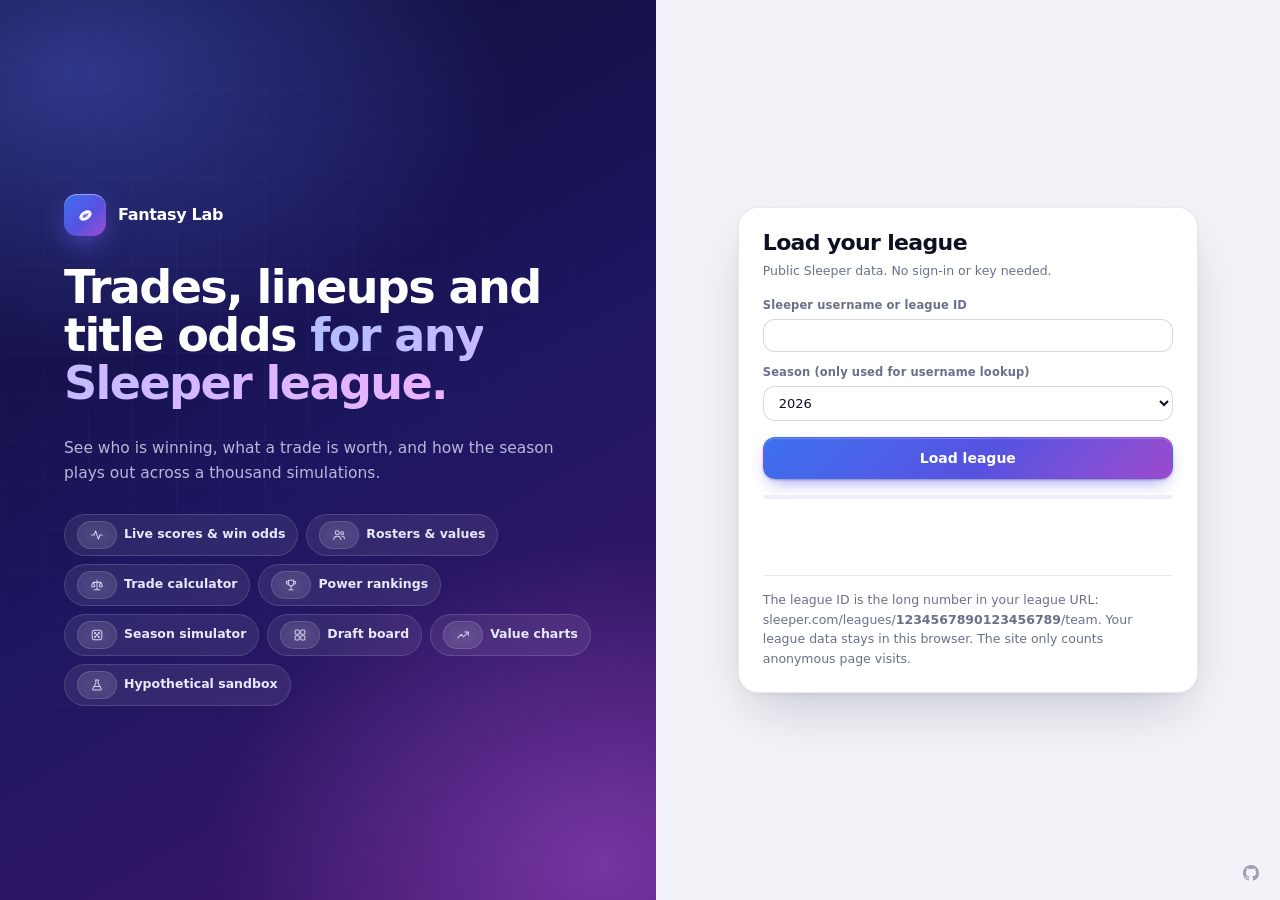
<file: index.html>
<!doctype html>
<html lang="en">
<head>
<meta charset="utf-8">
<!-- Content Security Policy. GitHub Pages cannot send headers, so it rides in a meta tag (which must come first).
     Scripts: only this site and GoatCounter's counter, so injected markup cannot run inline code. Data: only the
     hosts the app reads (Sleeper, FantasyCalc, ESPN) and the counter. Images may come from anywhere, because a team's
     avatar is a URL its owner chose. Inline styles are allowed because the app sets them on elements. -->
<meta http-equiv="Content-Security-Policy" content="default-src 'self'; script-src 'self' https://gc.zgo.at; style-src 'self' 'unsafe-inline'; img-src 'self' data: https:; connect-src 'self' https://api.sleeper.app https://api.sleeper.com https://api.fantasycalc.com https://site.api.espn.com https://lm-api-reads.fantasy.espn.com https://fantasy.espn.com https://coreyjohnsen.goatcounter.com; worker-src 'self'; object-src 'none'; base-uri 'self'; form-action 'none'">
<meta name="viewport" content="width=device-width, initial-scale=1, viewport-fit=cover">
<title>Fantasy Lab</title>
<meta name="description" content="Live Sleeper dynasty league analysis: rosters, trade calculator, power rankings, season simulation, draft-pick pricing and a hypothetical roster sandbox.">
<meta name="color-scheme" content="light dark">
<!-- the two media-matched colours are the fallback; once the page runs it keeps one plain tag in step with the theme and accent -->
<meta name="theme-color" content="#f2f3f8" media="(prefers-color-scheme: light)">
<meta name="theme-color" content="#0a0d17" media="(prefers-color-scheme: dark)">
<link rel="icon" href="data:image/svg+xml,<svg xmlns='http://www.w3.org/2000/svg' viewBox='0 0 64 64'><defs><linearGradient id='g' x1='0' y1='0' x2='1' y2='1'><stop offset='0' stop-color='%232a78d6'/><stop offset='1' stop-color='%234a3aa7'/></linearGradient></defs><rect width='64' height='64' rx='14' fill='url(%23g)'/><g transform='rotate(-32 32 32)'><ellipse cx='32' cy='32' rx='18' ry='11' fill='%23fdfdfb'/><path d='M24 32h16' stroke='%232a78d6' stroke-width='2.4' stroke-linecap='round'/><path d='M27 28.6v6.8M31 28.6v6.8M35 28.6v6.8' stroke='%232a78d6' stroke-width='2.2' stroke-linecap='round'/></g></svg>">
<!-- SITE-ONLY: these resolve when hosted; a bare local file just 404s them harmlessly -->
<link rel="apple-touch-icon" href="/apple-touch-icon.png">
<link rel="manifest" href="/site.webmanifest">
<meta name="apple-mobile-web-app-title" content="Fantasy Lab">
<meta name="apple-mobile-web-app-capable" content="yes">
<meta name="mobile-web-app-capable" content="yes">
<meta property="og:type" content="website">
<meta property="og:site_name" content="Fantasy Lab">
<meta property="og:title" content="Fantasy Lab">
<meta property="og:description" content="Live Sleeper dynasty league analysis: rosters, trade calculator, power rankings, season simulation, draft-pick pricing and a hypothetical roster sandbox.">
<meta property="og:url" content="https://fantasylab.tools/">
<meta property="og:image" content="https://fantasylab.tools/og-image.png">
<meta name="twitter:card" content="summary_large_image">
<!-- /SITE-ONLY -->
<link rel="stylesheet" href="css/tokens.css">
<link rel="stylesheet" href="css/layout.css">
<link rel="stylesheet" href="css/components.css">
<link rel="stylesheet" href="css/simple.css">
<link rel="stylesheet" href="css/responsive.css">
<!-- Anonymous visit counts (GoatCounter: no cookies, no personal data). The page-load count is switched off because
     this is one page that changes view without reloading; track() in js/core.js reports each view and a few events,
     page names only, never the URL hash, which carries league IDs and trades. -->
<script data-goatcounter="https://coreyjohnsen.goatcounter.com/count"
        data-goatcounter-settings='{"no_onload": true}'
        async src="//gc.zgo.at/count.js"></script>
</head>
<body>
<div id="app"></div>
<div class="tt" id="tt"></div>
<script src="js/sim-kernel.js"></script>
<script src="js/core.js"></script>
<script src="js/values.js"></script>
<script src="js/league.js"></script>
<script src="js/simulation.js"></script>
<script src="js/ui.js"></script>
<script src="js/shell.js"></script>
<script src="js/rosters.js"></script>
<script src="js/power.js"></script>
<script src="js/standings.js"></script>
<script src="js/trade.js"></script>
<script src="js/finder.js"></script>
<script src="js/sim.js"></script>
<script src="js/sim-info.js"></script>
<script src="js/draft.js"></script>
<script src="js/stock.js"></script>
<script src="js/outlook.js"></script>
<script src="js/player.js"></script>
<script src="js/replay.js"></script>
<script src="js/league-pages.js"></script>
<script src="js/lineup.js"></script>
<script src="js/lineup-sim.js"></script>
<script src="js/scout.js"></script>
<script src="js/trades.js"></script>
<script src="js/week-analysis.js"></script>
<script src="js/h2h.js"></script>
<script src="js/week-helpers.js"></script>
<script src="js/week.js"></script>
<script src="js/home.js"></script>
<script src="js/players.js"></script>
<script src="js/hypothetical.js"></script>
<script src="js/share.js"></script>
<script src="js/boot.js"></script>
</body>
</html>
</file>
<file: css/tokens.css>
/* ============ tokens ============
   One scale of cool neutrals, one brand (indigo into violet) and the data
   palette (--s1…--s8, --seq-*) that every chart reads from. The brand is chrome
   only — navigation, primary actions, focus — so it never competes with the
   colours that carry meaning in a chart or a position pill. */
:root{
  color-scheme: light;
  --surface-1:#ffffff; --surface-2:#f8f9fc; --surface-3:#eef0f6; --plane:#f2f3f8;
  --text-primary:#0d1020; --text-secondary:#454b63; --text-muted:#6a7089;
  --grid:#e8eaf2; --axis:#c8ccdb; --border:rgba(18,22,48,0.085); --border-strong:rgba(18,22,48,0.16);
  --s1:#2f6df0; --s2:#eb6834; --s3:#1baf7a; --s4:#eda100; --s5:#e87ba4; --s6:#008300; --s7:#6a4fd8; --s8:#e34948;
  --seq-100:#d3e3fc; --seq-150:#bdd5f8; --seq-200:#a3c6f5; --seq-250:#89b7f1; --seq-300:#6fa7ee;
  --seq-350:#5798ea; --seq-400:#3f89e6; --seq-450:#2f6df0; --seq-500:#2960d6; --seq-550:#2252b8;
  --seq-600:#1c4499; --seq-650:#15367d; --seq-700:#0f2961;
  --div-neutral:#eff0f5;
  --good:#12a150; --warning:#fab219; --serious:#ec835a; --critical:#d93b45;
  --good-text:#0a7a3b; --bad-text:#c0303a;
  --brand:#4f5bf0; --brand-2:#8a5cf6; --brand-soft:color-mix(in srgb, var(--brand) 9%, transparent);
  --brand-grad:linear-gradient(135deg,#4468f5 0%,#6a55f2 55%,#8a5cf6 100%);
  --ring:0 0 0 3px color-mix(in srgb, var(--brand) 28%, transparent);
  --ink:#0e1226; --ink-2:#161b36; --ink-text:#aab0cc; --ink-text-hi:#ffffff;
  --hero-a:#10143a; --hero-b:#1c2160; --hero-c:#2d2078;
  --glow-a:rgba(168,108,255,.5); --glow-b:rgba(70,118,255,.42);
  --title-a:#9fb0ff; --title-b:#d2a6ff; --nav-on:#b9c2ff;
  --shadow-xs: 0 1px 2px rgba(18,22,48,.06);
  --shadow: 0 1px 2px rgba(18,22,48,.04), 0 10px 28px -12px rgba(18,22,48,.12);
  --shadow-lg: 0 2px 4px rgba(18,22,48,.05), 0 24px 56px -16px rgba(18,22,48,.22);
  --r:16px; --r-sm:10px;
  --font: "Inter var","Inter",ui-sans-serif,system-ui,-apple-system,"Segoe UI Variable Text","Segoe UI",Roboto,"Helvetica Neue",Arial,sans-serif;
  --ease:cubic-bezier(.2,.7,.2,1);
}
@media (prefers-color-scheme: dark){
  :root:not([data-theme="light"]){
    color-scheme: dark;
    --surface-1:#141826; --surface-2:#0f1320; --surface-3:#1c2132; --plane:#0a0d17;
    --text-primary:#f3f5fb; --text-secondary:#b9bfd3; --text-muted:#8b92ab;
    --grid:#232940; --axis:#343b57; --border:rgba(255,255,255,0.075); --border-strong:rgba(255,255,255,0.15);
    --s1:#4b8cf2; --s2:#e0652f; --s3:#22b585; --s4:#d9981a; --s5:#df5f8e; --s6:#1a9a1a; --s7:#9b8cf0; --s8:#ee6b6b;
    --div-neutral:#343b57;
    --good:#22b15f; --good-text:#3fcf80; --bad-text:#f27a7a;
    --brand:#7480ff; --brand-2:#a37bff;
    --brand-grad:linear-gradient(135deg,#5b78ff 0%,#7a62f7 55%,#9a68fb 100%);
    --ink:#070912; --ink-2:#0d1020;
    --shadow-xs: 0 1px 2px rgba(0,0,0,.4);
    --shadow: 0 1px 2px rgba(0,0,0,.35), 0 12px 32px -12px rgba(0,0,0,.6);
    --shadow-lg: 0 2px 4px rgba(0,0,0,.4), 0 28px 60px -16px rgba(0,0,0,.75);
  }
}
:root[data-theme="dark"]{
  color-scheme: dark;
  --surface-1:#141826; --surface-2:#0f1320; --surface-3:#1c2132; --plane:#0a0d17;
  --text-primary:#f3f5fb; --text-secondary:#b9bfd3; --text-muted:#8b92ab;
  --grid:#232940; --axis:#343b57; --border:rgba(255,255,255,0.075); --border-strong:rgba(255,255,255,0.15);
  --s1:#4b8cf2; --s2:#e0652f; --s3:#22b585; --s4:#d9981a; --s5:#df5f8e; --s6:#1a9a1a; --s7:#9b8cf0; --s8:#ee6b6b;
  --div-neutral:#343b57;
  --good:#22b15f; --good-text:#3fcf80; --bad-text:#f27a7a;
  --brand:#7480ff; --brand-2:#a37bff;
  --brand-grad:linear-gradient(135deg,#5b78ff 0%,#7a62f7 55%,#9a68fb 100%);
  --ink:#070912; --ink-2:#0d1020;
  --shadow-xs: 0 1px 2px rgba(0,0,0,.4);
  --shadow: 0 1px 2px rgba(0,0,0,.35), 0 12px 32px -12px rgba(0,0,0,.6);
  --shadow-lg: 0 2px 4px rgba(0,0,0,.4), 0 28px 60px -16px rgba(0,0,0,.75);
}

/* ---- accent themes ----
   The brand is one hue. Everything that is "brand" — buttons, links, focus, the
   sidebar's tint, the home banner, the landing page — is derived from --hue, so a
   theme is a single number (plus --cs, how saturated: 0 is graphite). The hex
   values above are what a browser without oklch() keeps: the original indigo. */
:root{--hue:278;--cs:1}
:root[data-accent="blue"]{--hue:252}
:root[data-accent="teal"]{--hue:200}
:root[data-accent="green"]{--hue:157}
:root[data-accent="orange"]{--hue:48}
:root[data-accent="rose"]{--hue:8}
:root[data-accent="graphite"]{--hue:265;--cs:.12}
@supports (color: oklch(50% .1 200)){
  :root{
    --brand:oklch(53% calc(.21*var(--cs)) var(--hue));
    --brand-2:oklch(57% calc(.2*var(--cs)) calc(var(--hue) + 32));
    --brand-grad:linear-gradient(135deg,oklch(58% calc(.2*var(--cs)) calc(var(--hue) - 14)) 0%,var(--brand) 55%,var(--brand-2) 100%);
    --ink:oklch(15.5% calc(.04*var(--cs)) var(--hue)); --ink-2:oklch(20.5% calc(.052*var(--cs)) var(--hue));
    --hero-a:oklch(19% calc(.075*var(--cs)) var(--hue)); --hero-b:oklch(27% calc(.125*var(--cs)) var(--hue)); --hero-c:oklch(31% calc(.14*var(--cs)) calc(var(--hue) + 24));
    --glow-a:oklch(62% calc(.2*var(--cs)) calc(var(--hue) + 36) / .5); --glow-b:oklch(60% calc(.2*var(--cs)) calc(var(--hue) - 6) / .42);
    --title-a:oklch(82% calc(.11*var(--cs)) var(--hue)); --title-b:oklch(84% calc(.12*var(--cs)) calc(var(--hue) + 40));
    --nav-on:oklch(84% calc(.09*var(--cs)) var(--hue));
  }
}
@supports (color: oklch(50% .1 200)){
  @media (prefers-color-scheme: dark){
    :root:not([data-theme="light"]){
      --brand:oklch(71% calc(.17*var(--cs)) var(--hue));
      --brand-2:oklch(73% calc(.17*var(--cs)) calc(var(--hue) + 32));
      --brand-grad:linear-gradient(135deg,oklch(66% calc(.19*var(--cs)) calc(var(--hue) - 14)) 0%,oklch(62% calc(.2*var(--cs)) var(--hue)) 55%,oklch(64% calc(.2*var(--cs)) calc(var(--hue) + 32)) 100%);
      --side-wash:14%; --page-wash:3.5%;
    --ink:oklch(9.5% calc(.024*var(--cs)) var(--hue)); --ink-2:oklch(13% calc(.032*var(--cs)) var(--hue));
      /* the dark surfaces carry only a whisper of the accent's hue, so they read as near-neutral charcoal; the sidebar (--ink) sits darker than the page */
      --plane:oklch(14.5% calc(.014*var(--cs)) var(--hue)); --surface-1:oklch(18.5% calc(.016*var(--cs)) var(--hue));
      --surface-2:oklch(16.3% calc(.015*var(--cs)) var(--hue)); --surface-3:oklch(23% calc(.018*var(--cs)) var(--hue));
      --grid:oklch(26% calc(.02*var(--cs)) var(--hue)); --axis:oklch(35% calc(.024*var(--cs)) var(--hue)); --div-neutral:oklch(35% calc(.024*var(--cs)) var(--hue));
    }
  }
  :root[data-theme="dark"]{
    --brand:oklch(71% calc(.17*var(--cs)) var(--hue));
    --brand-2:oklch(73% calc(.17*var(--cs)) calc(var(--hue) + 32));
    --brand-grad:linear-gradient(135deg,oklch(66% calc(.19*var(--cs)) calc(var(--hue) - 14)) 0%,oklch(62% calc(.2*var(--cs)) var(--hue)) 55%,oklch(64% calc(.2*var(--cs)) calc(var(--hue) + 32)) 100%);
    --side-wash:14%; --page-wash:3.5%;
    --ink:oklch(9.5% calc(.024*var(--cs)) var(--hue)); --ink-2:oklch(13% calc(.032*var(--cs)) var(--hue));
    /* the dark surfaces carry only a whisper of the accent's hue, so they read as near-neutral charcoal; the sidebar (--ink) sits darker than the page */
    --plane:oklch(14.5% calc(.014*var(--cs)) var(--hue)); --surface-1:oklch(18.5% calc(.016*var(--cs)) var(--hue));
    --surface-2:oklch(16.3% calc(.015*var(--cs)) var(--hue)); --surface-3:oklch(23% calc(.018*var(--cs)) var(--hue));
    --grid:oklch(26% calc(.02*var(--cs)) var(--hue)); --axis:oklch(35% calc(.024*var(--cs)) var(--hue)); --div-neutral:oklch(35% calc(.024*var(--cs)) var(--hue));
  }
}

*{box-sizing:border-box}
html,body{height:100%}
html{-webkit-text-size-adjust:100%}
body{margin:0;background:var(--plane);color:var(--text-primary);font-family:var(--font);font-size:14px;line-height:1.5;
  -webkit-font-smoothing:antialiased;-moz-osx-font-smoothing:grayscale;text-rendering:optimizeLegibility;
  font-feature-settings:"cv11","ss03","tnum" 0}
h1,h2,h3,h4{margin:0;font-weight:650;letter-spacing:-.018em}
a{color:var(--brand)}
button{font-family:inherit;font-size:inherit;color:inherit}
::selection{background:color-mix(in srgb, var(--brand) 30%, transparent)}
::-webkit-scrollbar{width:10px;height:10px}
::-webkit-scrollbar-thumb{background:var(--axis);border-radius:6px;border:3px solid transparent;background-clip:content-box}
::-webkit-scrollbar-thumb:hover{background:var(--text-muted);background-clip:content-box}
::-webkit-scrollbar-track{background:transparent}
:focus-visible{outline:2px solid var(--brand);outline-offset:2px}
</file>
<file: css/layout.css>
/* ============ shell ============ */
#app{min-height:100%}
.shell{display:grid;grid-template-columns:244px 1fr;min-height:100vh}
.shell>*{min-width:0}
/* the sidebar is always ink, in either theme: it is the one fixed landmark, and
   a dark rail makes the working surface beside it read as lighter and calmer */
.side{
  background:
    radial-gradient(320px 220px at 0% 0%, color-mix(in srgb, var(--brand) var(--side-wash,26%), transparent), transparent 70%),
    linear-gradient(180deg,var(--ink-2),var(--ink));
  color:var(--ink-text);padding:16px 12px 14px;display:flex;flex-direction:column;gap:1px;
  position:sticky;top:0;height:100vh;overflow-y:auto;scrollbar-width:thin;scrollbar-color:rgba(255,255,255,.14) transparent;
}
.side::-webkit-scrollbar-thumb{background:rgba(255,255,255,.14);background-clip:content-box}
.brand{display:flex;align-items:center;gap:11px;padding:4px 8px 16px}
.brand .mark{width:34px;height:34px;border-radius:11px;background:var(--brand-grad);flex:none;display:grid;place-items:center;
  box-shadow:0 6px 18px -4px color-mix(in srgb, var(--brand) 70%, transparent), inset 0 1px 0 rgba(255,255,255,.35)}
.brand .mark svg{width:19px;height:19px;color:#fff}
.brand b{font-size:15px;letter-spacing:-.02em;line-height:1.1;color:var(--ink-text-hi);display:block}
.brand small{display:block;color:var(--ink-text);font-size:10px;font-weight:600;letter-spacing:.12em;text-transform:uppercase;margin-top:2px;opacity:.8}
.navgroup{font-size:10px;font-weight:700;letter-spacing:.12em;text-transform:uppercase;color:rgba(170,176,204,.5);padding:14px 11px 5px}
.navbtn{position:relative;display:flex;align-items:center;gap:11px;padding:8px 11px;border-radius:10px;border:0;background:transparent;
  color:var(--ink-text);cursor:pointer;text-align:left;width:100%;font-size:13.5px;font-weight:540;
  transition:background .15s,color .15s}
.navbtn:hover{background:rgba(255,255,255,.07);color:var(--ink-text-hi)}
.navbtn:focus-visible{outline-color:#fff;outline-offset:-2px}
.navbtn.on{background:rgba(255,255,255,.1);color:var(--ink-text-hi);font-weight:640;box-shadow:inset 0 0 0 1px rgba(255,255,255,.06)}
.navbtn.on::before{content:'';position:absolute;left:-12px;top:9px;bottom:9px;width:3px;border-radius:0 3px 3px 0;background:var(--brand-grad)}
.navbtn .ic{width:18px;height:18px;flex:none;display:grid;place-items:center;opacity:.8}
.navbtn .ic svg{width:18px;height:18px}
.navbtn.on .ic{opacity:1;color:var(--nav-on)}
.side .spacer{flex:1;min-height:12px}
.side .foot{padding:12px 11px 2px;border-top:1px solid rgba(255,255,255,.08);margin-top:10px;font-size:11px;color:rgba(170,176,204,.7);line-height:1.6}

.main{min-width:0;display:flex;flex-direction:column;
  background:radial-gradient(900px 380px at 78% -60px, color-mix(in srgb, var(--brand) var(--page-wash,9%), transparent), transparent 70%)}
.topbar{position:sticky;top:0;z-index:30;
  background:color-mix(in srgb, var(--plane) 82%, transparent);
  -webkit-backdrop-filter:saturate(1.6) blur(16px);backdrop-filter:saturate(1.6) blur(16px);
  border-bottom:1px solid var(--border);padding:12px 28px;display:flex;align-items:center;gap:10px;flex-wrap:wrap}
.topbar .lg{font-weight:700;font-size:17px;letter-spacing:-.02em;line-height:1.2}
.topbar .sub{color:var(--text-muted);font-size:12.5px}
.topbar .grow{flex:1}
.topbar .btn .bl{display:inline}
.live{display:inline-flex;align-items:center;gap:7px;padding:4px 11px;border-radius:99px;font-size:11.5px;font-weight:700;letter-spacing:.01em;
  color:var(--brand);background:color-mix(in srgb, var(--brand) 11%, var(--surface-1));border:1px solid color-mix(in srgb, var(--brand) 32%, transparent)}
.live i{width:7px;height:7px;border-radius:50%;background:currentColor;box-shadow:0 0 0 0 currentColor;animation:pulse 1.8s ease-out infinite}
.live.idle{color:var(--text-secondary);background:var(--surface-1);border-color:var(--border-strong)}
.live.idle i{animation:none;opacity:.55}
@keyframes pulse{0%{box-shadow:0 0 0 0 color-mix(in srgb, currentColor 55%, transparent)}70%{box-shadow:0 0 0 7px transparent}100%{box-shadow:0 0 0 0 transparent}}
/* The content column takes whatever width the window gives it. Nothing here is
   a wall of prose, and every grid is auto-fit, so a wide monitor buys more
   cards per row rather than longer lines. The cap is past any ordinary display
   — it only stops a table spreading itself across an ultrawide. */
.content{padding:24px 28px 56px;width:100%;max-width:1760px;margin-inline:auto}
@media (min-width:1700px){ .content{padding:28px 36px 64px} }
@keyframes rise{from{opacity:0;transform:translateY(10px)}to{opacity:1;transform:none}}
/* only on a change of page — a re-render from a click inside one must not replay it. Backwards, not both:
   a transform left on the page wrapper would pin the phone deal bar to the page instead of the screen */
.content.enter>*{animation:rise .42s var(--ease) backwards}
.content.enter>*:nth-child(2){animation-delay:.04s}
.content.enter>*:nth-child(3){animation-delay:.08s}
.content.enter>*:nth-child(4){animation-delay:.12s}
.content.enter>*:nth-child(n+5){animation-delay:.16s}
@media (prefers-reduced-motion:reduce){ .content.enter>*{animation:none} .live i{animation:none} *{transition-duration:.01ms!important} }

/* ============ player tiers ============ */
:root{
  --m-diamond-a:#3fd9ff; --m-diamond-b:#8b6bff; --m-diamond-c:#ff62c8;
  --m-gold-a:#ffd84a; --m-gold-b:#e08a00; --m-gold-c:#fff2b0;
  --m-silver-a:#f6f8fc; --m-silver-b:#6f7e9c; --m-silver-c:#ffffff;
  --m-bronze-a:#eaa062; --m-bronze-b:#9c4f17; --m-bronze-c:#f7c999;
}
.medal.diamond{--m-grad:linear-gradient(115deg,var(--m-diamond-a),var(--m-diamond-b),var(--m-diamond-c),var(--m-diamond-a));--m-tint:rgba(110,160,255,.14);--m-edge:#7f9bff;--m-bar:linear-gradient(180deg,#3fd9ff,#8b6bff 55%,#ff62c8)}
.medal.gold{--m-grad:linear-gradient(115deg,var(--m-gold-b),var(--m-gold-a),var(--m-gold-c),var(--m-gold-b));--m-tint:rgba(242,169,0,.15);--m-edge:#e8a000;--m-bar:linear-gradient(180deg,#ffd84a,#e08a00)}
.medal.silver{--m-grad:linear-gradient(115deg,var(--m-silver-b),var(--m-silver-a),var(--m-silver-c),var(--m-silver-b));--m-tint:rgba(120,135,165,.14);--m-edge:#8493b0;--m-bar:linear-gradient(180deg,#f6f8fc,#6f7e9c 60%,#c9d2e3)}
.medal.bronze{--m-grad:linear-gradient(115deg,var(--m-bronze-b),var(--m-bronze-a),var(--m-bronze-c),var(--m-bronze-b));--m-tint:rgba(168,90,30,.14);--m-edge:#b8662a;--m-bar:linear-gradient(180deg,#eaa062,#9c4f17)}
.mring{display:inline-flex;flex:none;padding:3.5px;border-radius:50%;background:var(--m-grad);background-size:300% 100%;line-height:0;vertical-align:middle}
.mring.lg{padding:4px;border-radius:17px}
.mring.mhero{padding:5px;border-radius:17px}
.mring.mhero>*{border-radius:13px!important;display:block}
.mring.sm{padding:3px}
.mring.xs{padding:2.5px}
.lupface .mring.lg{border-radius:50%;padding:4px}
.lupface .mring>.face.lg{border-width:0}
.mring>.face{box-shadow:0 0 0 1px var(--surface-1)}
.mring:not(.anim){background-size:100% 100%}
.mring{box-shadow:0 0 0 1px rgba(20,30,60,.22)}
.mring.diamond{box-shadow:0 0 0 1px rgba(90,110,255,.45),0 0 12px 0 rgba(90,170,255,.6)}
.mring.gold{box-shadow:0 0 0 1px rgba(170,100,0,.45),0 0 11px -1px rgba(242,169,0,.65)}
.mring.silver{box-shadow:0 0 0 1px rgba(60,75,110,.42),0 0 6px -1px rgba(130,150,190,.55)}
.mring.bronze{box-shadow:0 0 0 1px rgba(110,50,10,.45),0 0 6px -2px rgba(184,102,42,.5)}
.pcard.medal,.card.medal.mhero{position:relative;overflow:hidden;border-color:var(--m-edge);
  background:linear-gradient(100deg,var(--m-tint),transparent 62%),var(--surface-1)}
.pcard.medal::after,.card.medal.mhero::after{content:"";position:absolute;inset:0;pointer-events:none;opacity:0;
  background:linear-gradient(105deg,transparent 40%,rgba(255,255,255,.55) 50%,transparent 60%);background-size:250% 100%;background-position:150% 0}
.pcard.medal.diamond::after,.pcard.medal.gold::after,.card.medal.mhero.diamond::after,.card.medal.mhero.gold::after{opacity:.5}
.card.medal.mhero{box-shadow:var(--shadow),0 0 0 1px var(--m-edge) inset}
  color:#1a1405;background:var(--m-grad);background-size:300% 100%;vertical-align:middle}
@keyframes medal-flow{to{background-position:-300% 0}}
@keyframes medal-sweep{0%,55%{background-position:150% 0}100%{background-position:-50% 0}}
.mring.anim.diamond{animation:medal-flow 5s linear infinite}
.mring.anim.gold{animation:medal-flow 8s linear infinite}
.mring.anim.silver{animation:medal-flow 14s linear infinite}
.pcard.medal.anim.diamond::after,.card.medal.mhero.anim.diamond::after{animation:medal-sweep 4.5s ease-in-out infinite}
.pcard.medal.anim.gold::after,.card.medal.mhero.anim.gold::after{animation:medal-sweep 7s ease-in-out infinite}
@media (max-width:760px){ .mring.anim.silver,.pcard.medal.anim.gold::after{animation:none} }
@media (prefers-reduced-motion:reduce){ .mring,.pcard.medal::after,.card.medal.mhero::after{animation:none!important} }
:root[data-theme="dark"] .medal{--m-tint:rgba(255,255,255,.05)}
:root[data-theme="dark"] .medal.diamond{--m-tint:rgba(125,232,255,.1)}
:root[data-theme="dark"] .medal.gold{--m-tint:rgba(242,169,0,.14)}
:root[data-theme="dark"] .medal.silver{--m-tint:rgba(170,185,215,.1)}
:root[data-theme="dark"] .medal.bronze{--m-tint:rgba(210,120,50,.14)}
@media (prefers-color-scheme:dark){
  :root:not([data-theme="light"]) .medal{--m-tint:rgba(255,255,255,.05)}
  :root:not([data-theme="light"]) .medal.diamond{--m-tint:rgba(125,232,255,.1)}
  :root:not([data-theme="light"]) .medal.gold{--m-tint:rgba(242,169,0,.14)}
  :root:not([data-theme="light"]) .medal.silver{--m-tint:rgba(170,185,215,.1)}
  :root:not([data-theme="light"]) .medal.bronze{--m-tint:rgba(210,120,50,.14)}
}
:root[data-theme="dark"] .pcard.medal::after{background:linear-gradient(105deg,transparent 40%,rgba(255,255,255,.14) 50%,transparent 60%);background-size:250% 100%}
@media (prefers-color-scheme:dark){ :root:not([data-theme="light"]) .pcard.medal::after{background:linear-gradient(105deg,transparent 40%,rgba(255,255,255,.14) 50%,transparent 60%);background-size:250% 100%} }

/* ---- trading card ---- */
.pcxstage{display:grid;justify-items:center;gap:12px;padding:10px 0 4px}
.pcxcard{--rx:0deg;--ry:0deg;--mx:50%;--my:50%;--hx:0%;--hy:0%;position:relative;width:min(300px,86vw);aspect-ratio:5/7;border-radius:20px;padding:6px;
  transform:perspective(900px) rotateX(var(--rx)) rotateY(var(--ry));transition:transform .5s var(--ease),box-shadow .3s;touch-action:pan-y;
  background:var(--pcx-frame);box-shadow:0 18px 40px -14px rgba(18,22,48,.5),0 2px 6px rgba(18,22,48,.2);background-size:260% 260%;background-position:calc(50% + var(--hx)*.85) calc(50% + var(--hy)*.85)}
.pcxcard.pcxon{transition:transform .08s linear,box-shadow .3s;box-shadow:0 30px 50px -16px rgba(18,22,48,.55),0 2px 6px rgba(18,22,48,.2)}
.pcxcard.none,.pxm.none{--pcx-frame:#a9b0c4;--pcx-bg:#eff1f7;--pcx-art:#dde1ec}
.pcxcard.bronze,.pxm.bronze{--pcx-frame:linear-gradient(140deg,#e0a070,#a8622f 50%,#e8b186);--pcx-bg:linear-gradient(170deg,#fff4ea,#f0d3b8);--pcx-art:linear-gradient(160deg,#e9c3a0,#f8e4d1)}
.pcxcard.silver,.pxm.silver{--pcx-frame:linear-gradient(135deg,#d5dcec 0%,#5d6c8c 14%,#ffffff 28%,#8696b8 44%,#f4f7ff 58%,#4f5f82 76%,#c4cee4 90%,#ffffff 100%);--pcx-bg:repeating-linear-gradient(118deg,rgba(255,255,255,.75) 0 1.5px,rgba(120,138,178,.14) 1.5px 4px),linear-gradient(170deg,#fcfdff,#c9d2e6);--pcx-art:linear-gradient(135deg,#b3c0dc,#f6f8fd 45%,#a2b0d0)}
.pcxcard.silver{box-shadow:0 18px 40px -12px rgba(110,130,185,.6),0 2px 6px rgba(18,22,48,.2)}
.pcxcard.gold,.pxm.gold{--pcx-frame:linear-gradient(140deg,#fff0b0,#f2a900 40%,#ffe27a 65%,#d99200);--pcx-bg:linear-gradient(170deg,#fffaf0,#fbe9bd);--pcx-art:linear-gradient(160deg,#ffe9a8,#fff6dc)}
.pcxcard.diamond,.pxm.diamond{--pcx-frame:linear-gradient(140deg,#7de8ff,#a98bff 40%,#ff9ad5 65%,#7de8ff);--pcx-bg:linear-gradient(170deg,#f6fcff,#e4e2ff);--pcx-art:linear-gradient(160deg,#c4efff,#e2d6ff 55%,#ffd9ee)}
.pcxcard.diamond{box-shadow:0 18px 44px -12px rgba(125,150,255,.55),0 2px 6px rgba(18,22,48,.2)}
.pcxcard.gold{box-shadow:0 18px 44px -12px rgba(242,169,0,.5),0 2px 6px rgba(18,22,48,.2)}
.pcxface{position:relative;height:100%;border-radius:15px;overflow:hidden;background:var(--pcx-bg);color:#14182c;display:flex;flex-direction:column;padding:11px 11px 10px;gap:8px}
.pcxtop{display:flex;justify-content:space-between;align-items:baseline;gap:8px}
.pcxname{font-weight:780;font-size:19px;letter-spacing:-.02em;line-height:1.1;min-width:0}
.pcxrank{font-size:11px;font-weight:700;color:#5a6180;white-space:nowrap}
.pcxart{position:relative;flex:1;min-height:0;border-radius:11px;overflow:hidden;background:var(--pcx-art);box-shadow:inset 0 0 0 1px rgba(18,22,48,.14)}
.pcxart img{position:absolute;inset:0;width:100%;height:100%;object-fit:cover;object-position:50% 18%}
.pcxpos{position:absolute;left:-4px;bottom:-14px;font-size:92px;font-weight:900;letter-spacing:-.05em;color:rgba(18,22,48,.1);line-height:1;pointer-events:none}
.pcxteam{position:absolute;right:5px;top:5px;width:52px;height:52px;display:grid;place-items:center}
.pcxteam .tlogo{width:50px;height:50px;margin:0;display:block;object-fit:contain;filter:drop-shadow(0 1px 3px rgba(18,22,48,.45))}
.pcxdef .pcxdeflogo{position:absolute;left:50%;top:50%;width:68%;height:68%;transform:translate(-50%,-50%);object-fit:contain;filter:drop-shadow(0 6px 10px rgba(18,22,48,.28))}
.pxmdef{position:absolute;left:50%;top:50%;width:70%;height:70%;transform:translate(-50%,-50%);object-fit:contain;filter:drop-shadow(0 2px 3px rgba(18,22,48,.3))}
.pcxmeta{font-size:11px;font-weight:650;color:#4a5170;letter-spacing:.02em;text-align:center}
.pcxstats{display:grid;grid-template-columns:repeat(3,1fr);gap:6px}
.pcxs{background:rgba(255,255,255,.7);border:1px solid rgba(18,22,48,.12);border-radius:9px;padding:5px 4px 4px;text-align:center;min-width:0}
.pcxk{font-size:9px;font-weight:750;letter-spacing:.08em;text-transform:uppercase;color:#5a6180}
.pcxv{font-size:16px;font-weight:800;letter-spacing:-.02em;line-height:1.2;white-space:nowrap}
.pcxsub{font-size:9.5px;color:#6a7089;line-height:1.1;min-height:10px}
/* the shine: a glare that follows the pointer, and a foil that slides under it */
.pcxglare,.pcxholo{position:absolute;inset:0;pointer-events:none;border-radius:inherit}
.pcxglare{background:radial-gradient(circle at var(--mx) var(--my),rgba(255,255,255,.55),transparent 48%);opacity:0;transition:opacity .3s;mix-blend-mode:soft-light}
.pcxcard.pcxon .pcxglare{opacity:1}
.pcxholo{opacity:0;transition:opacity .3s;mix-blend-mode:color-dodge;border-radius:inherit;background-size:220% 220%;background-position:calc(50% + var(--hx)) calc(50% + var(--hy))}
.pcxcard.diamond .pcxholo{background-image:repeating-linear-gradient(115deg,#ff7ad9 0%,#ffd86b 12%,#7dffa8 24%,#6bd6ff 36%,#a98bff 48%,#ff7ad9 60%);opacity:.38}
.pcxcard.diamond.pcxon .pcxholo{opacity:.62}
.pcxcard.gold .pcxholo{background-image:linear-gradient(115deg,transparent 20%,rgba(255,236,150,.95) 40%,rgba(255,255,255,.9) 50%,rgba(255,200,60,.9) 60%,transparent 80%);opacity:.2}
.pcxcard.gold.pcxon .pcxholo{opacity:.5}
.pcxcard.silver .pcxholo{background-image:linear-gradient(115deg,transparent 18%,rgba(255,255,255,.95) 38%,rgba(190,205,240,.9) 50%,rgba(255,255,255,.95) 62%,transparent 82%);opacity:.32}
.pcxcard.silver.pcxon .pcxholo{opacity:.7}
.pcxcard.anim.silver .pcxholo{animation:pcx-drift 7s ease-in-out infinite alternate}
.pcxcard.anim.silver:not(.pcxon){animation:pcx-frame 8s ease-in-out infinite alternate}
.pcxcard.anim.diamond:not(.pcxon){animation:pcx-frame 7s ease-in-out infinite alternate}
.pcxcard.anim.gold:not(.pcxon){animation:pcx-frame 9s ease-in-out infinite alternate}
@keyframes pcx-frame{from{background-position:30% 30%}to{background-position:70% 70%}}
.pcxcard.anim.diamond .pcxholo{animation:pcx-drift 6s ease-in-out infinite alternate}
.pcxcard.anim.gold .pcxholo{animation:pcx-drift 8s ease-in-out infinite alternate}
.pcxcard.pcxon .pcxholo{animation:none}
@keyframes pcx-drift{from{background-position:20% 20%}to{background-position:80% 80%}}
.pcxcap{text-align:center}
@media (prefers-reduced-motion:reduce){ .pcxcard{transform:none!important;transition:none} .pcxholo{animation:none!important} }

/* ---- small cards: the home line-up and the roster deck ---- */
.pcxfit{position:relative;flex:none}
.pcxscale{position:absolute;left:0;top:0;width:300px;height:420px;transform:scale(var(--k,1));transform-origin:0 0}
.pcxscale .pcxcard{width:300px}
.pcxlink{cursor:pointer;border-radius:20px}
.pcxlink:focus-visible{outline:2px solid var(--s1);outline-offset:4px}
.pcxhand{display:flex;flex-wrap:wrap;justify-content:center;gap:14px 8px}
.pcxhandi{display:grid;justify-items:center;gap:6px}
.pcxdeck{display:flex;align-items:flex-end;padding:44px 26px 12px;overflow-x:auto;overflow-y:hidden;min-height:0}
.pcxdeck .pcxfit{margin-left:-88px;transition:transform .38s var(--ease),margin .38s var(--ease),filter .3s}
.pcxdeck .pcxfit:first-child{margin-left:0}
.pcxdeck .pcxfit:hover,.pcxdeck .pcxfit:focus-visible{transform:translateY(-34px) scale(1.07);z-index:5}
.pcxdeck:hover .pcxfit:not(:hover){filter:brightness(.97)}
.pcxdeck .pcxfit:hover~.pcxfit{transform:translateX(46px)}
.pcxdeck .pcxfit:nth-child(n){z-index:auto}
@media (prefers-reduced-motion:reduce){ .pcxdeck .pcxfit{transition:none} }
@media (hover:none){ .pcxdeck .pcxfit{margin-left:-60px} }
/* room on the right for the cards that slide aside when one is pulled up, so a full deck never grows a scrollbar on hover */
@media (hover:hover){ .pcxdeck{padding-right:56px} }
/* the deck's scrollbar: a slim rounded pill instead of the system bar. Chrome, Edge and Safari take the
   -webkit rules (and ignore them once scrollbar-color is set, so it is given to Firefox alone); a phone
   keeps its own overlay bar. */
@media (hover:hover){
  .pcxdeck::-webkit-scrollbar{height:10px}
  .pcxdeck::-webkit-scrollbar-track{margin:0 26px;border-radius:99px;background:color-mix(in srgb,var(--text-muted) 14%,transparent)}
  .pcxdeck::-webkit-scrollbar-thumb{border-radius:99px;background:linear-gradient(90deg,var(--brand),var(--brand-2));border:2px solid transparent;background-clip:padding-box;min-width:48px}
  .pcxdeck::-webkit-scrollbar-thumb:hover{background:linear-gradient(90deg,var(--brand-2),var(--brand));background-clip:padding-box}
  @supports (-moz-appearance:none){ .pcxdeck{scrollbar-width:thin;scrollbar-color:color-mix(in srgb,var(--brand) 70%,transparent) color-mix(in srgb,var(--text-muted) 14%,transparent)} }
}

/* ---- hover preview + deal cards ---- */
.pcxpop{position:fixed;z-index:1200;pointer-events:none;opacity:0;transform:translateY(6px) scale(.96);transition:opacity .18s var(--ease),transform .22s var(--ease);filter:drop-shadow(0 18px 28px rgba(18,22,48,.35))}
.pcxpop.in{opacity:1;transform:none}
.pcxpop .pcxcard{transform:none!important}
.tmini-items.cards.gave .pxm{opacity:.78;filter:saturate(.8)}
.tmini-items.cards.gave .pxm:hover{opacity:1;filter:none}
.tray-items.cards,.tmini-items.cards{display:flex;flex-wrap:wrap;gap:10px;align-content:flex-start}
.tray-items.cards .tray-foot{flex-basis:100%}
.pxmwrap{display:grid;gap:5px;justify-items:center;align-content:start}
.pxm{position:relative;width:96px;height:134px;padding:3px;border-radius:12px;background:var(--pcx-frame);background-size:260% 260%;box-shadow:0 6px 14px -8px rgba(18,22,48,.5),0 1px 2px rgba(18,22,48,.2);transition:transform .22s var(--ease),box-shadow .22s;flex:none}
.pxm:hover{transform:translateY(-4px);box-shadow:0 14px 22px -10px rgba(18,22,48,.5),0 1px 2px rgba(18,22,48,.2)}
.pxm.pcxlink:focus-visible{outline:2px solid var(--s1);outline-offset:3px}
.pxmface{height:100%;border-radius:9px;overflow:hidden;background:var(--pcx-bg);color:#14182c;display:flex;flex-direction:column;padding:4px 4px 5px;gap:3px;min-width:0}
.pxmart{position:relative;flex:1;min-height:0;border-radius:6px;overflow:hidden;background:var(--pcx-art);box-shadow:inset 0 0 0 1px rgba(18,22,48,.14)}
.pxmart img{position:absolute;inset:0;width:100%;height:100%;object-fit:cover;object-position:50% 20%}
.pxmpick{position:absolute;inset:0;display:grid;place-items:center;color:rgba(18,22,48,.4)}
.pxmpick svg{width:30px;height:30px}
.pxmpos{position:absolute;left:3px;top:3px;font-size:8.5px;font-weight:800;letter-spacing:.04em;padding:1px 5px;border-radius:99px;background:rgba(20,24,44,.82);color:#fff}
.pxmval{position:absolute;right:3px;bottom:3px;font-size:10px;font-weight:800;padding:0 5px;border-radius:99px;background:rgba(255,255,255,.92);font-variant-numeric:tabular-nums}
.pxmname{font-size:10.5px;font-weight:760;letter-spacing:-.01em;line-height:1.1;white-space:nowrap;overflow:hidden;text-overflow:ellipsis}
.pxmsub{font-size:8.5px;color:#5a6180;line-height:1.1;white-space:nowrap;overflow:hidden;text-overflow:ellipsis}
.pxmx{position:absolute;right:-7px;top:-7px;width:20px;height:20px;border-radius:50%;border:1px solid var(--border-strong);background:var(--surface-1);color:var(--text-secondary);display:grid;place-items:center;cursor:pointer;padding:0;opacity:0;transition:opacity .15s;z-index:2}
.pxm:hover .pxmx,.pxmx:focus-visible{opacity:1}
.pxmx svg{width:11px;height:11px}
@media (hover:none){ .pxmx{opacity:1} }
.pxm.anim.diamond:not(:hover){animation:pcx-frame 7s ease-in-out infinite alternate}
.pxm.anim.gold:not(:hover){animation:pcx-frame 9s ease-in-out infinite alternate}
@media (prefers-reduced-motion:reduce){ .pxm{animation:none!important;transition:none} .pcxpop{transition:none} }

/* ---- phones: the deck is a swipeable strip ---- */
.pcxfit .pcxcard{touch-action:manipulation}
.pcxdeck{overscroll-behavior-x:contain;-webkit-overflow-scrolling:touch}
.pcxhint{display:none;text-align:center;margin-top:-6px}
@media (hover:none){
  .pcxdeck{padding-top:18px;padding-right:40px;-webkit-mask-image:linear-gradient(90deg,#000 calc(100% - 36px),transparent);mask-image:linear-gradient(90deg,#000 calc(100% - 36px),transparent)}
  .pcxdeck .pcxfit:hover,.pcxdeck .pcxfit:hover~.pcxfit{transform:none}
  .pcxdeck .pcxfit:active{transform:translateY(-10px);transition-duration:.12s}
  .pcxhint{display:block}
}

/* ---- row accent: a tier bar down the left edge and a faint wash across the row ---- */
.trm{--m-wash:color-mix(in srgb,var(--m-tint) 50%,transparent)}
.lnrow{display:grid;grid-template-columns:46px 1fr auto;gap:9px;align-items:center;padding:3px 0;border-bottom:1px solid var(--grid)}
.lnrow.trm{padding-left:10px;border-radius:6px 0 0 6px}
table.tbl tbody tr.trm td{background-image:linear-gradient(var(--m-wash),var(--m-wash))}
table.tbl tbody tr.trm td:first-child{background-image:var(--m-bar),linear-gradient(var(--m-wash),var(--m-wash));background-size:4px 100%,auto;background-repeat:no-repeat,repeat;background-position:left top,0 0}
.bitem.trm,.sigrow.trm,.dealitem.trm,.lnrow.trm,.pcard.trm:not(.hypin){background-image:var(--m-bar),linear-gradient(90deg,var(--m-tint),transparent 80%);background-size:4px 100%,auto;background-repeat:no-repeat;background-position:left top,0 0}

/* ---- player page: card beside the headline numbers ---- */
.pcxhero{display:grid;grid-template-columns:minmax(0,320px) minmax(0,1fr);gap:8px 30px;align-items:center}
.pcxhero>.grid{grid-template-columns:repeat(3,minmax(0,1fr))!important}
@media (max-width:1180px){ .pcxhero>.grid{grid-template-columns:repeat(2,minmax(0,1fr))!important} }
@media (max-width:900px){ .pcxhero{grid-template-columns:minmax(0,1fr)} .pcxhero>.grid{grid-template-columns:repeat(auto-fit,minmax(min(146px,100%),1fr))!important} }

.vq .ax{font-size:10px}
@media (max-width:760px){ .vq .ax{font-size:10.5px} }
/* ---- compact card: when a card is shown small, keep only what stays readable ---- */
.pcxcard.sm .pcxface{padding:12px 12px 12px;gap:10px}
.pcxcard.sm .pcxname{font-size:28px;line-height:1.05}
.pcxcard.sm .pcxrank{font-size:17px}
.pcxcard.sm .pcxmeta,.pcxcard.sm .pcxsub,.pcxcard.sm .pcxdraft{display:none}
.pcxcard.sm .pcxstats{grid-template-columns:repeat(2,1fr);gap:10px}
.pcxcard.sm .pcxs{padding:8px 4px 7px;border-radius:12px}
.pcxcard.sm .pcxk{font-size:15px}
.pcxcard.sm .pcxv{font-size:33px}
.pcxcard.sm .pcxteam{width:64px;height:64px;right:8px;top:8px}
.pcxcard.sm .pcxteam .tlogo{width:62px;height:62px}
.pcxcard.sm .pcxpos{font-size:110px}

/* ---- the three likeliest champions on the simulator ---- */
.tpodium{display:grid;grid-template-columns:repeat(3,minmax(0,1fr));gap:14px;align-items:end}
.tpod{--tc:#c99a1e;--tc2:#e8c35a;position:relative;display:grid;justify-items:center;align-content:start;gap:4px;padding:20px 14px 16px;
  border:1px solid var(--border);border-radius:var(--r);background:var(--surface-1);box-shadow:var(--shadow);overflow:hidden}
.tpod::before{content:"";position:absolute;left:0;right:0;top:0;height:5px;background:linear-gradient(90deg,var(--tc),var(--tc2),var(--tc))}
.tpod.t1{--tc:#c99a1e;--tc2:#f1d36b;order:2;padding-top:28px;padding-bottom:20px;
  background:linear-gradient(180deg,color-mix(in srgb,#f1d36b 22%,var(--surface-1)),var(--surface-1) 62%);border-color:color-mix(in srgb,#c99a1e 55%,var(--border));box-shadow:0 16px 36px -18px rgba(201,154,30,.7),var(--shadow)}
.tpod.t2{--tc:#8996a8;--tc2:#d7dde6;order:1}
.tpod.t3{--tc:#b0743f;--tc2:#e0aa7c;order:3}
.tpod.mine{outline:2px solid var(--brand);outline-offset:2px}
.tpod-rank{font-size:11px;font-weight:750;letter-spacing:.07em;text-transform:uppercase;color:var(--text-muted)}
.tpod.t1 .tpod-rank{color:#a47a0c}
:root[data-theme="dark"] .tpod.t1 .tpod-rank{color:#f1d36b}
@media (prefers-color-scheme:dark){ :root:not([data-theme="light"]) .tpod.t1 .tpod-rank{color:#f1d36b} }
.tpod-av{margin:6px 0 4px;border-radius:50%;padding:3px;background:linear-gradient(145deg,var(--tc2),var(--tc));box-shadow:0 8px 18px -8px color-mix(in srgb,var(--tc) 70%,transparent);line-height:0}
.tpod-av>*{border-radius:50%!important;border:2px solid var(--surface-1);display:block;object-fit:cover}
.tpod-nm{font-weight:700;font-size:15px;max-width:100%;overflow:hidden;text-overflow:ellipsis;white-space:nowrap}
.tpod-pct{font-size:34px;font-weight:800;letter-spacing:-.04em;line-height:1.05;font-variant-numeric:tabular-nums;margin-top:4px}
.tpod.t1 .tpod-pct{font-size:42px;color:var(--brand,var(--s1))}
.tpod-lbl{font-size:12px;color:var(--text-muted);margin-top:-2px}
.tpod-bar{width:100%;height:6px;border-radius:99px;background:var(--surface-3);margin:10px 0 6px;overflow:hidden}
.tpod-bar i{display:block;height:100%;border-radius:99px;background:linear-gradient(90deg,var(--tc),var(--tc2))}
.tpod-stats{display:grid;grid-template-columns:1fr 1fr;gap:8px;width:100%}
.tpod-stats>div{display:grid;justify-items:center;gap:1px;padding:7px 4px;border-radius:var(--r-sm);background:var(--surface-2)}
.tpod-stats b{font-size:15px;font-variant-numeric:tabular-nums}
.tpod-stats span{font-size:10.5px;color:var(--text-muted);text-align:center;line-height:1.2}
@media (max-width:620px){
  .tpodium{grid-template-columns:1fr 1fr;gap:10px;align-items:stretch}
  .tpod.t1{grid-column:1/-1;order:0}
  .tpod.t2{order:1}.tpod.t3{order:2}
  .tpod{padding:16px 10px 12px}
  .tpod.t1{padding-top:22px}
  .tpod-pct{font-size:28px}.tpod.t1 .tpod-pct{font-size:38px}
  .tpod-nm{font-size:14px}
}

/* ---- the games that matter most: one line each, detail on demand ---- */
.levitem{border:1px solid var(--border);border-radius:var(--r);background:var(--surface-2);overflow:hidden;transition:border-color .15s}
.levitem.open{border-color:var(--border-strong);background:var(--surface-1);box-shadow:var(--shadow-xs)}
.levrow{all:unset;box-sizing:border-box;width:100%;display:grid;grid-template-columns:28px minmax(150px,.8fr) minmax(0,1.2fr) 150px 22px;gap:14px;align-items:center;padding:10px 14px;cursor:pointer}
.levrow:hover{background:color-mix(in srgb,var(--brand) 5%,transparent)}
.levrow:focus-visible{outline:2px solid var(--brand);outline-offset:-2px}
.levteams{display:flex;align-items:center;gap:7px;min-width:0}
.levteams b{font-size:13.5px}
.levmeta{display:flex;gap:6px;align-items:center;flex-wrap:wrap;justify-content:flex-start}
.levmeter{display:flex;align-items:center;gap:8px;justify-content:flex-end}
.levmeter .bar-track{width:74px;flex:none}
.levrow .chev{display:grid;place-items:center;color:var(--text-muted);transition:transform .2s var(--ease)}
.levrow.open .chev{transform:rotate(180deg)}
.levdetail{display:grid;gap:10px;padding:2px 14px 14px;border-top:1px solid var(--border);padding-top:12px;animation:rise .25s var(--ease) both}
@media (max-width:760px){
  .levrow{grid-template-columns:24px minmax(0,1fr) 20px;grid-template-areas:"n teams chev" ". meta meta" ". meter meter";gap:6px 10px;padding:11px 12px}
  .levn{grid-area:n}.levteams{grid-area:teams}.levmeta{grid-area:meta;justify-content:flex-start}.levmeter{grid-area:meter;justify-content:flex-start}.levrow .chev{grid-area:chev}
  .levmeter .bar-track{width:auto;flex:1;max-width:160px}
  .levdetail{padding:12px 12px 12px}
}
@media (prefers-reduced-motion:reduce){ .levdetail{animation:none} .levrow .chev{transition:none} }

/* ---- start / sit: slot cards and the candidate panel ---- */
.ssgrid{display:grid;grid-template-columns:repeat(auto-fill,minmax(210px,1fr));gap:10px}
.ssc{all:unset;box-sizing:border-box;display:grid;gap:8px;padding:11px 12px;border:1px solid var(--border);border-radius:var(--r);background:var(--surface-1);cursor:pointer;min-width:0;transition:border-color .15s,transform .15s,box-shadow .15s;position:relative}
.ssc:hover{border-color:var(--border-strong);transform:translateY(-2px);box-shadow:var(--shadow-xs)}
.ssc:focus-visible{outline:2px solid var(--brand);outline-offset:2px}
.ssc.open{box-shadow:0 0 0 1px var(--pc,var(--brand)) inset}
/* the card's edge is the player's position colour (the same hues as the position pills); the tier lives on the headshot ring */
.ssc.ssc-QB{--pc:#e34948}.ssc.ssc-RB{--pc:#16a56f}.ssc.ssc-WR{--pc:#2f6df0}.ssc.ssc-TE{--pc:#eb6834}.ssc.ssc-K{--pc:#7d8099}.ssc.ssc-DEF{--pc:#5b46c8}
.ssc[class*="ssc-"]{border:2px solid var(--pc);padding:10px 11px}
.ssc[class*="ssc-"]:hover{border-color:var(--pc)}
.ssc-top{display:flex;justify-content:space-between;align-items:center;gap:8px}
.ssc-slot{font-size:11px;font-weight:800;letter-spacing:.06em;padding:2px 8px;border-radius:99px;background:var(--surface-3);color:var(--text-secondary)}
.ssc-conf{font-size:12px;font-weight:800;padding:2px 9px;border-radius:99px;font-variant-numeric:tabular-nums;border:1px solid var(--border-strong);color:var(--text-secondary)}
.ssc-conf.hi{color:var(--good-text);border-color:var(--good);background:color-mix(in srgb,var(--good) 10%,transparent)}
.ssc-conf.mid{color:var(--text-primary);border-color:var(--s4);background:color-mix(in srgb,var(--s4) 12%,transparent)}
.ssc-conf.lo{color:var(--bad-text);border-color:var(--critical);background:color-mix(in srgb,var(--critical) 8%,transparent)}
.ssc-conf.solo{font-weight:650;font-size:10.5px;color:var(--text-muted)}
.ssc-who{display:flex;gap:10px;align-items:center;min-width:0}
.ssc-id{min-width:0}
.ssc-nm{font-weight:680;font-size:14px;overflow:hidden;text-overflow:ellipsis;white-space:nowrap}
.ssc-bot{display:flex;align-items:center;gap:8px}
.ssc-pts{font-variant-numeric:tabular-nums}
.ssc-pts b{font-size:20px;letter-spacing:-.02em}
.ssc-pts span{font-size:11.5px;color:var(--text-muted)}
.ssc-bot .chev{margin-left:auto;display:grid;place-items:center;color:var(--text-muted);transition:transform .2s var(--ease)}
.ssc.open .ssc-bot .chev{transform:rotate(180deg)}
.ssp{grid-column:1/-1;display:grid;gap:10px;padding:14px;border:1px solid var(--brand);border-radius:var(--r);background:var(--surface-2);animation:rise .25s var(--ease) both}
.ssp-hd{display:flex;gap:10px;align-items:baseline;flex-wrap:wrap}
.sspc{display:grid;gap:8px;padding:11px 12px;border:1px solid var(--border);border-radius:var(--r-sm);background:var(--surface-1)}
.sspc.rec{border-color:color-mix(in srgb,var(--good) 55%,var(--border))}
.sspc-head{display:flex;gap:10px;align-items:center;min-width:0}
.sspc-id{flex:1;min-width:0}
.sspc-rec{border-color:var(--good);color:var(--good-text)}
.sspc-out{justify-self:start;margin:2px 0 0}
.sspc-outs{display:flex;flex-wrap:wrap;gap:8px 12px;align-items:center;padding-top:8px}
.sspc-o{display:inline-flex;gap:6px;align-items:center}
.sspc-pct{display:grid;justify-items:end;line-height:1.1}
.sspc-pct b{font-size:26px;letter-spacing:-.03em;font-variant-numeric:tabular-nums}
.sspc-pct.lead b{color:var(--brand)}
.sspc-pct span{font-size:11px;color:var(--text-muted)}
.sspc-bar{height:6px;border-radius:99px;background:var(--surface-3);overflow:hidden}
.sspc-bar i{display:block;height:100%;border-radius:99px;background:linear-gradient(90deg,var(--brand),var(--brand-2))}
.sspc-src{display:grid;grid-template-columns:repeat(5,minmax(0,1fr));gap:6px}
.ssrc{display:grid;justify-items:center;gap:1px;padding:6px 4px;border-radius:9px;background:var(--surface-2);border:1px solid transparent;min-width:0}
.ssrc span{font-size:10px;font-weight:700;letter-spacing:.04em;color:var(--text-muted);text-transform:uppercase;white-space:nowrap}
.ssrc-why{font-style:normal;font-size:9.5px;color:var(--text-muted);line-height:1.1;text-align:center}
.ssrc b{font-size:15px;font-variant-numeric:tabular-nums}
.ssrc.win{border-color:var(--good);background:color-mix(in srgb,var(--good) 10%,var(--surface-2))}
.ssrc.win b{color:var(--good-text)}
.ssrc.na b{color:var(--text-muted);font-weight:500}
.ssrc.avg{background:var(--surface-3)}
.sstrip{display:grid;gap:8px;padding-top:10px;border-top:1px solid var(--border)}
.sstat{display:inline-flex;align-items:center;gap:5px;font-size:11.5px;font-weight:650;padding:2px 9px;border-radius:99px;border:1px solid var(--border);color:var(--text-secondary);cursor:help}
.sstat i{font-style:normal;font-size:10px}
.sstat.ok{color:var(--good-text);border-color:var(--good)}
.sstat.fail{color:var(--bad-text);border-color:var(--critical)}
.sstat.loading{color:var(--text-muted)}
.sstat.off,.sstat.idle{color:var(--text-muted);border-style:dashed}
@media (max-width:620px){
  .ssgrid{grid-template-columns:repeat(2,minmax(0,1fr));gap:8px}
  .ssc{padding:10px}
  .ssc-nm{font-size:13px}
  .sspc-src{grid-template-columns:repeat(3,minmax(0,1fr))}
  .sspc-pct b{font-size:22px}
}
@media (max-width:339px){ .ssgrid{grid-template-columns:minmax(0,1fr)} }
@media (prefers-reduced-motion:reduce){ .ssp{animation:none} .ssc{transition:none} }


/* ---- start / sit options: float over the page instead of pushing the lineup down ---- */
.ssdrawer-back{position:fixed;inset:0;z-index:90;background:rgba(5,7,12,.5);animation:fade .18s ease both}
.ssdrawer{position:fixed;z-index:91;top:0;right:0;bottom:0;width:min(480px,100vw);overflow-y:auto;overscroll-behavior:contain;
  background:var(--surface-1);border-left:1px solid var(--border-strong);box-shadow:var(--shadow-lg);padding:18px 18px 28px;
  animation:slidein .24s var(--ease) both}
.ssdrawer .grab{display:none}
.ssdrawer-x{position:absolute;top:12px;right:12px;z-index:1}
.ssdrawer .ssp{padding:0;border:0;background:none;animation:none;padding-right:44px}
.ssdrawer .ssp-hd{flex-direction:column;gap:4px}
@keyframes slidein{from{transform:translateX(24px);opacity:0}to{transform:none;opacity:1}}
@keyframes fade{from{opacity:0}to{opacity:1}}
@media (max-width:760px){
  .ssdrawer{top:auto;left:0;right:0;width:auto;max-height:86vh;max-height:86dvh;border-left:0;border-top:1px solid var(--border-strong);
    border-radius:var(--r) var(--r) 0 0;padding-bottom:calc(28px + env(safe-area-inset-bottom));animation:sheetup .26s var(--ease) both}
  .ssdrawer .grab{display:block;width:40px;height:4px;border-radius:99px;background:var(--axis);margin:0 auto 12px}
  .ssdrawer .ssp{padding-right:0}
  .ssdrawer .ssp-hd{padding-right:44px}
}
@keyframes sheetup{from{transform:translateY(30px);opacity:0}to{transform:none;opacity:1}}
@media (prefers-reduced-motion:reduce){ .ssdrawer,.ssdrawer-back{animation:none} }
.sspc-pct{flex:none;max-width:44%;text-align:right}
.sspc-pct span{display:block;line-height:1.25}

/* ---- start/sit: simulated odds ---- */
.ssmatch{display:grid;gap:6px;padding:12px 14px;border:1px solid var(--border);border-radius:var(--r-sm);background:var(--surface-2)}
.ssm-top{display:flex;align-items:baseline;justify-content:space-between;gap:10px}
.ssm-top b{font-size:22px;letter-spacing:-.03em}
.sspc-odds{display:flex;flex-wrap:wrap;gap:4px 14px;align-items:center;line-height:1.5}
.sspc-odds b{color:var(--text-primary)}
.sspc-odds .up{color:var(--good-text)}
.sspc-odds .down{color:var(--bad-text)}
.sspc-insight{padding:9px 12px;border-left:3px solid var(--brand);border-radius:0 var(--r-sm) var(--r-sm) 0;background:var(--surface-2);color:var(--text-secondary);line-height:1.55}
.sspc-insight b{color:var(--text-primary)}

/* ---- link to the repository ---- */
.ghlink{display:inline-grid;place-items:center;width:26px;height:26px;border-radius:8px;color:inherit;opacity:.62;transition:opacity .15s,background .15s}
.ghlink svg{width:16px;height:16px}
.ghlink:hover,.ghlink:focus-visible{opacity:1;background:rgba(127,133,160,.18)}
.ghlink:focus-visible{outline:2px solid var(--brand);outline-offset:1px}
/* pinned to the bottom corner of the sidebar even when the menu is taller than the window and scrolls */
.side .foot .ghlink{position:fixed;left:208px;bottom:10px;z-index:5;color:rgba(190,196,224,.9);background:rgba(18,22,48,.55)}
.sp-form{position:relative}
.sp-form .ghlink{position:absolute;right:16px;bottom:14px;color:var(--text-muted)}
.sheet-foot{display:flex;align-items:center;gap:8px;margin:16px 4px 0;padding-top:12px;border-top:1px solid var(--border);color:var(--text-muted)}
</file>
<file: css/components.css>
/* ============ atoms ============ */
.card{background:var(--surface-1);border:1px solid var(--border);border-radius:var(--r);box-shadow:var(--shadow);min-width:0}
.card .hd{padding:17px 20px 0;display:flex;align-items:baseline;gap:6px 12px;flex-wrap:wrap}
.card .hd h3{font-size:15.5px;font-weight:680}
.card .hd .note{color:var(--text-muted);font-size:12.5px}
.card .bd{padding:15px 20px 20px}
.grid{display:grid;gap:16px;grid-template-columns:minmax(0,1fr)}
.grid>*{min-width:0}
.grid.split{grid-template-columns:minmax(0,1fr) minmax(0,1.4fr)}
.grid.split2{display:grid;gap:10px;grid-template-columns:minmax(0,1fr) 28px minmax(0,1fr);align-items:center}
@media (max-width:860px){ .grid.split{grid-template-columns:minmax(0,1fr)} }
@media (max-width:560px){ .grid.split2{grid-template-columns:minmax(0,1fr);gap:6px} }
.row{display:flex;gap:10px;align-items:center;flex-wrap:wrap;min-width:0}
.row>*{min-width:0}
.muted{color:var(--text-muted)}
.sec{color:var(--text-secondary)}
.mono{font-variant-numeric:tabular-nums}
.tiny{font-size:12px}
.big{font-size:28px;font-weight:700;letter-spacing:-.025em}
.hero{font-size:36px;font-weight:720;letter-spacing:-.03em;line-height:1.1}

.btn{display:inline-flex;align-items:center;justify-content:center;gap:7px;padding:7px 13px;min-height:34px;border-radius:var(--r-sm);
  border:1px solid var(--border-strong);background:var(--surface-1);cursor:pointer;font-size:13px;font-weight:580;
  box-shadow:var(--shadow-xs);transition:background .15s,border-color .15s,box-shadow .15s,transform .1s,filter .15s}
.btn:hover{background:var(--surface-3)}
.btn:active{transform:translateY(1px)}
.btn .ic{display:inline-flex}
.btn svg{width:16px;height:16px;flex:none}
.btn.lgpick{width:100%;justify-content:flex-start;text-align:left;flex-direction:column;align-items:flex-start;gap:1px;padding:10px 13px}
.btn.lgpick div:first-child{font-weight:650}
.btn.pri{background:var(--brand-grad);border-color:transparent;color:#fff;
  box-shadow:0 1px 2px rgba(10,12,40,.25), 0 8px 18px -8px color-mix(in srgb, var(--brand) 80%, transparent), inset 0 1px 0 rgba(255,255,255,.22)}
.btn.pri:hover{filter:brightness(1.07);background:var(--brand-grad)}
.btn:disabled{opacity:.45;cursor:not-allowed;box-shadow:none}
.btn.sm{padding:4px 10px;min-height:28px;font-size:12px;border-radius:8px}
.seg{display:inline-flex;background:var(--surface-3);border-radius:calc(var(--r-sm) + 2px);padding:3px;gap:2px;border:1px solid var(--border)}
.seg button{border:0;background:transparent;padding:5px 12px;border-radius:var(--r-sm);cursor:pointer;font-size:12.5px;font-weight:560;color:var(--text-secondary);transition:background .15s,color .15s}
.seg button:hover{color:var(--text-primary)}
.seg button.on{background:var(--surface-1);color:var(--text-primary);font-weight:680;box-shadow:var(--shadow-xs), 0 0 0 1px var(--border)}
input,select,textarea{font-family:inherit;font-size:13px;padding:8px 11px;border-radius:var(--r-sm);border:1px solid var(--border-strong);background:var(--surface-1);color:var(--text-primary);transition:border-color .15s,box-shadow .15s}
input::placeholder{color:var(--text-muted)}
input:hover,select:hover{border-color:color-mix(in srgb, var(--text-muted) 55%, transparent)}
input:focus,select:focus{outline:none;border-color:var(--brand);box-shadow:var(--ring)}
select{cursor:pointer}
/* The open list of a native select is drawn by the browser and takes its colours from the
   option itself, not the select. A select with a transparent background (the team pickers)
   otherwise gets a white list with the page's light text on it in dark mode. */
select option,select optgroup{background-color:var(--surface-1);color:var(--text-primary)}
label.fld{display:flex;flex-direction:column;gap:5px;font-size:11.5px;color:var(--text-muted);font-weight:620;letter-spacing:.01em}

/* a position pill is the one place the app uses colour as a label, so it is
   saturated and the same shape everywhere */
.pill{display:inline-flex;align-items:center;justify-content:center;gap:4px;min-width:30px;padding:1px 7px;border-radius:7px;font-size:10.5px;font-weight:720;letter-spacing:.03em;border:1px solid var(--border)}
.pos-QB{background:#e34948;color:#fff;border-color:transparent}
.pos-RB{background:#16a56f;color:#fff;border-color:transparent}
.pos-WR{background:#2f6df0;color:#fff;border-color:transparent}
.pos-TE{background:#eb6834;color:#fff;border-color:transparent}
.pos-K{background:#7d8099;color:#fff;border-color:transparent}
.pos-DEF{background:#5b46c8;color:#fff;border-color:transparent}
.pos-PICK{background:#f0b020;color:#2a1d00;border-color:transparent}
.pos-FLEX,.pos-NA{background:var(--surface-3);color:var(--text-secondary)}
.hypbar{border:1px dashed color-mix(in srgb, var(--s7) 70%, transparent);border-radius:var(--r);background:color-mix(in srgb, var(--s7) 7%, var(--surface-1));padding:14px 16px;margin-bottom:16px;min-width:0}
.hypbar.quiet{padding:10px 14px}
.hyp-badge{display:inline-flex;align-items:center;padding:3px 9px;border-radius:6px;background:var(--s7);color:#fff;font-size:10px;font-weight:750;letter-spacing:.08em;flex:none;white-space:nowrap}
:root[data-hyp] .topbar{box-shadow:inset 0 -2px 0 var(--s7)}
tr.hyp-out td{opacity:.42}
.plink{cursor:pointer;border-bottom:1px solid color-mix(in srgb, var(--brand) 35%, transparent);transition:color .12s,border-color .12s}
.plink:hover{color:var(--brand);border-bottom-color:var(--brand)}
.plink:focus-visible{outline:2px solid var(--brand);outline-offset:2px;border-radius:2px}
.chip{display:inline-flex;align-items:center;gap:6px;padding:5px 12px;border-radius:99px;border:1px solid var(--border-strong);background:var(--surface-1);cursor:pointer;font-size:12.5px;font-weight:580;user-select:none;transition:background .15s,border-color .15s,color .15s,box-shadow .15s}
.chip:hover{background:var(--surface-3)}
.chip.on{background:var(--ink-2);border-color:var(--ink-2);color:#fff;box-shadow:var(--shadow-xs)}
:root[data-theme="dark"] .chip.on{background:var(--brand);border-color:var(--brand)}
@media (prefers-color-scheme: dark){ :root:not([data-theme="light"]) .chip.on{background:var(--brand);border-color:var(--brand)} }
.chip.on .dot{background:#fff}
.chipwrap{display:flex;gap:7px;flex-wrap:wrap}
.tag{display:inline-block;padding:1px 7px;border-radius:6px;background:var(--surface-3);border:1px solid var(--border);font-size:10.5px;font-weight:650;color:var(--text-secondary);letter-spacing:.01em;white-space:nowrap}
.up{color:var(--good-text);font-weight:650}
.down{color:var(--bad-text);font-weight:650}
.flat{color:var(--text-muted)}

table.tbl{width:100%;border-collapse:separate;border-spacing:0;font-size:13px}
table.tbl th{text-align:left;font-weight:650;color:var(--text-muted);font-size:10.5px;text-transform:uppercase;letter-spacing:.07em;padding:9px 12px;border-bottom:1px solid var(--grid);position:sticky;top:0;background:var(--surface-1);z-index:2;white-space:nowrap}
table.tbl th.num,table.tbl td.num{text-align:right;font-variant-numeric:tabular-nums}
table.tbl td{padding:11px 12px;border-bottom:1px solid var(--grid);vertical-align:middle;transition:background .12s}
table.tbl tbody tr:hover td{background:var(--surface-2)}
table.tbl tbody tr:last-child td{border-bottom:0}
table.tbl th.sortable{cursor:pointer;user-select:none;transition:color .12s}
table.tbl th.sortable:hover{color:var(--text-primary)}
/* Minimal is the dense view: same table, a third less air */
:root:not([data-ui="simple"]) table.tbl td{padding:7px 10px}
:root:not([data-ui="simple"]) table.tbl th{padding:7px 10px}
.scroll-x{overflow-x:auto;max-width:100%}
/* A table wider than its card scrolls sideways. Without a cue that reads as a
   column someone simply cut off, so the fade is driven by measurement: it is
   there only while there is genuinely more to the right, and it fades out as
   you reach the end. */
.sx{position:relative;min-width:0}
.sx::after{
  content:'';position:absolute;top:0;right:0;bottom:0;width:44px;pointer-events:none;
  opacity:0;transition:opacity .16s;border-radius:0 var(--r-sm) var(--r-sm) 0;
  background:linear-gradient(to left, var(--surface-1) 18%, color-mix(in srgb, var(--surface-1) 55%, transparent) 62%, transparent);
}
.sx.more::after{opacity:1}
.sx .sx-hint{
  position:absolute;right:6px;bottom:1px;pointer-events:none;opacity:0;transition:opacity .16s;
  background:var(--surface-3);border:1px solid var(--border);border-radius:99px;
  padding:1px 8px;font-size:10.5px;font-weight:650;color:var(--text-secondary);white-space:nowrap;
}
/* The worded hint is for touch, where there is no scrollbar to see and no
   wheel to try; on a desktop the fade plus a scrollbar already says it, so the
   chip and the strip it needs stay off there and the layout is untouched. */
@media (max-width: 900px){
  .sx.more.hintable .sx-hint{opacity:.94}
  /* its own strip under the rows, so it never sits on top of a number. The class
     is set from a measurement and does not toggle with scroll position, so
     nothing reflows as you swipe. */
  .sx.canscroll.hintable>.scroll-x{padding-bottom:19px}
}

.bar-track{background:var(--surface-3);border-radius:99px;height:8px;overflow:hidden;min-width:40px}
.bar-fill{height:100%;border-radius:99px;background:var(--s1)}
.meter{display:flex;align-items:center;gap:8px}

.tt{position:fixed;z-index:200;pointer-events:none;background:var(--ink-2);color:#eef0fa;border:1px solid rgba(255,255,255,.1);border-radius:12px;box-shadow:var(--shadow-lg);padding:9px 12px;font-size:12px;line-height:1.45;max-width:290px;opacity:0;transform:translateY(3px);transition:opacity .12s,transform .12s}
.tt.on{opacity:1;transform:none}
.tt .k{color:#9ea5c4;font-size:10.5px;font-weight:650;letter-spacing:.06em;text-transform:uppercase;margin-bottom:2px}
.tt b{font-weight:680}

.avatar{width:24px;height:24px;border-radius:8px;background:var(--surface-3);flex:none;object-fit:cover}
.tm{display:flex;align-items:center;gap:8px;min-width:0}
.tm .nm{overflow:hidden;text-overflow:ellipsis;white-space:nowrap;font-weight:600}

.empty{padding:44px 20px;text-align:center;color:var(--text-muted)}
.kpi{position:relative;display:flex;flex-direction:column;gap:2px;padding:14px 16px;border:1px solid var(--border);border-radius:var(--r);background:var(--surface-1);box-shadow:var(--shadow);transition:transform .18s var(--ease),box-shadow .18s,border-color .18s}
.kpi[tabindex]:hover{transform:translateY(-2px);border-color:var(--border-strong)}
.kpi .lbl{font-size:10.5px;text-transform:uppercase;letter-spacing:.08em;color:var(--text-muted);font-weight:680}
.kpi .val{font-size:25px;font-weight:720;letter-spacing:-.028em;line-height:1.2;font-variant-numeric:tabular-nums;overflow:hidden;text-overflow:ellipsis;white-space:nowrap}
.kpi .sub{overflow-wrap:anywhere}
.kpi .sub{font-size:12px;color:var(--text-secondary)}

.chart{width:100%;display:block;overflow:visible}
.chart text{font-family:var(--font)}
.ax{font-size:10.5px;fill:var(--text-muted);font-variant-numeric:tabular-nums}
.gl{stroke:var(--grid);stroke-width:1;shape-rendering:crispEdges}
.axline{stroke:var(--axis);stroke-width:1;shape-rendering:crispEdges}
.legend{display:flex;gap:14px;flex-wrap:wrap;font-size:12px;color:var(--text-secondary);align-items:center}
.legend i{width:10px;height:10px;border-radius:3px;display:inline-block;margin-right:6px;vertical-align:-1px}

.splash{min-height:100vh;display:grid;grid-template-columns:minmax(0,1.05fr) minmax(0,1fr);background:var(--plane)}
.sp-art{position:relative;overflow:hidden;color:#fff;padding:56px clamp(32px,5vw,84px);display:flex;flex-direction:column;justify-content:center;gap:28px;
  background:
    radial-gradient(620px 420px at 12% 8%, var(--glow-b), transparent 70%),
    radial-gradient(560px 460px at 92% 96%, var(--glow-a), transparent 70%),
    linear-gradient(150deg,var(--hero-a) 0%,var(--hero-b) 52%,var(--hero-c) 100%)}
.sp-art::before{content:'';position:absolute;inset:0;opacity:.5;pointer-events:none;
  background-image:linear-gradient(rgba(255,255,255,.06) 1px,transparent 1px),linear-gradient(90deg,rgba(255,255,255,.06) 1px,transparent 1px);
  background-size:44px 44px;-webkit-mask-image:radial-gradient(ellipse at 30% 40%,#000 0%,transparent 72%);mask-image:radial-gradient(ellipse at 30% 40%,#000 0%,transparent 72%)}
.sp-art>*{position:relative}
.sp-logo{display:flex;align-items:center;gap:12px}
.sp-logo .mark{width:42px;height:42px;border-radius:13px;background:var(--brand-grad);display:grid;place-items:center;box-shadow:0 10px 28px -6px rgba(110,100,255,.7),inset 0 1px 0 rgba(255,255,255,.4)}
.sp-logo .mark svg{width:23px;height:23px;color:#fff}
.sp-logo b{font-size:16px;letter-spacing:-.02em}
.sp-art h1{font-size:clamp(30px,3.6vw,50px);line-height:1.04;letter-spacing:-.035em;font-weight:750;max-width:15em;margin:0}
.sp-art h1 span{background:linear-gradient(90deg,var(--title-a),var(--title-b));-webkit-background-clip:text;background-clip:text;color:transparent}
.sp-art p{margin:0;color:rgba(226,230,255,.78);font-size:15.5px;line-height:1.6;max-width:34em}
.sp-feats{display:flex;flex-wrap:wrap;gap:8px;max-width:38em}
.sp-feats span{display:inline-flex;align-items:center;gap:7px;padding:6px 12px;border-radius:99px;font-size:12.5px;font-weight:580;color:#e7eaff;
  background:rgba(255,255,255,.08);border:1px solid rgba(255,255,255,.14);-webkit-backdrop-filter:blur(8px);backdrop-filter:blur(8px)}
.sp-feats svg{width:14px;height:14px;opacity:.85}
.sp-form{display:grid;place-items:center;padding:32px}
.splash .box{width:100%;max-width:460px}
.splash .box .card{box-shadow:var(--shadow-lg);border-radius:20px}
.splash .box .bd{padding:28px}
.sp-title{font-size:22px;font-weight:720;letter-spacing:-.03em;margin:0 0 3px}
.loadbar{height:4px;background:var(--surface-3);border-radius:99px;overflow:hidden}
.loadbar i{display:block;height:100%;background:var(--brand-grad);width:0;transition:width .3s;border-radius:99px}
.spin{display:inline-block;width:13px;height:13px;border:2px solid var(--border-strong);border-top-color:var(--brand);border-radius:50%;animation:sp .7s linear infinite;vertical-align:-2px}
@keyframes sp{to{transform:rotate(360deg)}}
.stale{opacity:.45;transition:opacity .2s}
@media (max-width:900px){
  .splash{grid-template-columns:1fr}
  .sp-art{padding:30px 22px 34px;gap:18px}
  .sp-art h1{font-size:30px}
  .sp-art p{font-size:14px}
  .sp-feats{display:none}
  .sp-form{padding:22px 14px 30px}
}

.tradebox{border:1.5px dashed var(--border-strong);border-radius:var(--r);min-height:84px;padding:9px;display:flex;flex-direction:column;gap:6px;background:var(--surface-2)}
.asset{display:flex;align-items:center;gap:8px;padding:5px 9px;border-radius:9px;background:var(--surface-1);border:1px solid var(--border);font-size:12.5px;cursor:pointer;min-width:0;transition:border-color .12s,background .12s,box-shadow .12s}
.asset>*{min-width:0}
.asset>span:not(.pill):not(.v):not(.x){overflow:hidden;text-overflow:ellipsis;white-space:nowrap}
.asset .v,.asset .pill{flex:none}
.asset:hover{border-color:var(--brand);box-shadow:var(--shadow-xs)}
.asset .x{margin-left:auto;color:var(--text-muted);font-weight:700;padding:0 3px}
.asset .v{margin-left:auto;font-variant-numeric:tabular-nums;color:var(--text-secondary);font-size:12px;font-weight:600}
.asset .v+.x{margin-left:4px}
.asset.pickable:hover{background:var(--surface-3)}
.picker{max-height:340px;overflow-y:auto;border:1px solid var(--border);border-radius:var(--r-sm);padding:6px;display:flex;flex-direction:column;gap:4px;background:var(--surface-2)}

.board{display:grid;gap:4px;min-width:760px}
.cell{border-radius:8px;padding:6px 7px;font-size:11px;border:1px solid var(--border);background:var(--surface-1);min-height:48px;overflow:hidden}
.cell .pn{font-weight:620;white-space:nowrap;overflow:hidden;text-overflow:ellipsis;min-width:0}
:root[data-ui="simple"] .cell{min-height:56px;padding:7px 8px}
:root[data-ui="simple"] .board{min-width:1040px}
.cell .mt{color:var(--text-muted);font-size:10px;display:flex;gap:4px;align-items:center}

/* the page title: where you are, in words, on every page but the two that carry their own */
.pagehead{display:flex;align-items:center;gap:14px;margin:0 0 2px}
.pagehead .pic{width:44px;height:44px;border-radius:14px;flex:none;display:grid;place-items:center;color:#fff;background:var(--brand-grad);
  box-shadow:0 10px 22px -10px color-mix(in srgb, var(--brand) 80%, transparent), inset 0 1px 0 rgba(255,255,255,.28)}
.pagehead .pic svg{width:22px;height:22px}
.pagehead h2{font-size:24px;font-weight:740;letter-spacing:-.03em;line-height:1.15}
.pagehead p{margin:2px 0 0;color:var(--text-muted);font-size:13.5px;line-height:1.4;max-width:60em}
.content>.pagehead{margin-bottom:18px}
@media (max-width:900px){ .pagehead{gap:11px} .pagehead .pic{width:38px;height:38px;border-radius:12px} .pagehead .pic svg{width:20px;height:20px} .pagehead h2{font-size:20px} .pagehead p{font-size:12.5px} .content>.pagehead{margin-bottom:14px} }

/* ---- trade finder: reasons and market angle ---- */
.sigtag{flex:none;padding:0 6px;border-radius:5px;font-size:10px;font-weight:720;letter-spacing:.02em;line-height:1.6;white-space:nowrap;border:1px solid transparent}
.sigtag.good{background:color-mix(in srgb, var(--good) 14%, transparent);color:var(--good-text);border-color:color-mix(in srgb, var(--good) 35%, transparent)}
.sigtag.warn{background:color-mix(in srgb, var(--warning) 20%, transparent);color:var(--warn-text,#8a5a00);border-color:color-mix(in srgb, var(--warning) 50%, transparent)}
:root[data-theme="dark"] .sigtag.warn{color:#f3c36b}
@media (prefers-color-scheme: dark){ :root:not([data-theme="light"]) .sigtag.warn{color:#f3c36b} }
.why{margin-top:10px;padding:10px 12px;border-radius:var(--r-sm);background:color-mix(in srgb, var(--brand) 5%, var(--surface-1));border:1px solid color-mix(in srgb, var(--brand) 14%, var(--border))}
.whyh{font-size:10px;font-weight:720;letter-spacing:.09em;text-transform:uppercase;color:var(--text-muted);margin-bottom:5px}
.why ul{list-style:none;margin:0;padding:0;display:grid;gap:5px}
.why li{position:relative;padding-left:15px;font-size:12.5px;line-height:1.45;color:var(--text-secondary)}
.why li::before{content:'';position:absolute;left:1px;top:.5em;width:7px;height:7px;border-radius:50%;background:var(--brand)}
.why li.w-buy::before,.why li.w-sell::before{background:var(--good)}
.why li.w-cost::before{background:var(--warning)}
.why li.w-age::before{background:var(--s4)}
.why li.w-them::before{background:var(--s3)}
.sigcols{display:grid;gap:18px;grid-template-columns:repeat(auto-fit,minmax(min(300px,100%),1fr))}
.sigh{display:grid;gap:1px;margin-bottom:8px}
.sigrows{display:grid;gap:8px}
.sigrow{display:flex;align-items:center;gap:11px;padding:10px 12px;border:1px solid var(--border);border-radius:var(--r-sm);background:var(--surface-2);min-width:0}
.sigrow .btn{flex:none;margin-left:auto}
.sigmain{min-width:0;flex:1}
.sigwhy{margin-top:2px;line-height:1.35}
.pips{display:inline-flex;gap:3px;flex:none}
.pips i{width:6px;height:6px;border-radius:50%;background:var(--axis)}
.pips i.on{background:var(--good)}
.signone{padding:8px 2px}

.tcols{display:grid;grid-template-columns:minmax(0,1fr) 28px minmax(0,1fr);gap:10px;align-items:center}
.tcols .swap{text-align:center;font-size:17px;color:var(--text-muted)}
@media (max-width:620px){
  .tcols{grid-template-columns:minmax(0,1fr);gap:8px}
  .tcols .swap{transform:rotate(90deg);justify-self:center;line-height:1}
  .why li{font-size:13px}
}

.ptags{display:inline-flex;gap:4px;flex:none}
.sigtag.buy{background:color-mix(in srgb, var(--good) 14%, transparent);color:var(--good-text);border-color:color-mix(in srgb, var(--good) 35%, transparent)}
.sigtag.sell{background:color-mix(in srgb, var(--s7) 13%, transparent);color:var(--s7);border-color:color-mix(in srgb, var(--s7) 35%, transparent)}
.sigtag.now{background:color-mix(in srgb, var(--s2) 14%, transparent);color:color-mix(in srgb, var(--s2) 82%, var(--text-primary));border-color:color-mix(in srgb, var(--s2) 40%, transparent)}
.sigtag.later{background:color-mix(in srgb, var(--s1) 13%, transparent);color:var(--s1);border-color:color-mix(in srgb, var(--s1) 38%, transparent)}
.tlnow{color:color-mix(in srgb, var(--s2) 82%, var(--text-primary));font-weight:650}
.tllater{color:var(--s1);font-weight:650}

/* a card whose body folds away: one slim bar when closed */
.card.collapsible .chd{display:flex;align-items:center;gap:12px;width:100%;padding:14px 20px;border:0;background:none;text-align:left;cursor:pointer;border-radius:var(--r);color:inherit;transition:background .15s}
.card.collapsible .chd:hover{background:var(--surface-2)}
.card.collapsible .chd:focus-visible{outline:2px solid var(--brand);outline-offset:-2px}
.chd-t{display:flex;align-items:baseline;gap:6px 12px;flex-wrap:wrap;flex:1;min-width:0}
.chd-t h3{font-size:15.5px;font-weight:680}
.chd-t .note{color:var(--text-muted);font-size:12.5px}
.chd-hint{font-size:12px;font-weight:620;color:var(--text-muted);flex:none}
.chev{display:grid;place-items:center;color:var(--text-muted);transition:transform .2s var(--ease);flex:none}
.chev svg{width:18px;height:18px}
.card.collapsible.open .chev{transform:rotate(180deg)}
.card.collapsible.open .chd{border-bottom:1px solid var(--grid);border-radius:var(--r) var(--r) 0 0}
@media (max-width:560px){ .card.collapsible .chd{padding:13px 14px} .chd-hint{display:none} }

/* ---- trade calculator ---- */
.tdesk{display:grid;gap:18px}
.tdesk>*{min-width:0}
.tdesk-head{display:grid;grid-template-columns:minmax(0,1fr) auto minmax(0,1fr);gap:12px;align-items:center}
.tpick,.tray,.tbrowse.ta,.tbrowse.tb{--c:var(--s1)}
.tpick.b,.tray.b,.tbrowse.tb{--c:var(--s2)}
.tpick{display:flex;align-items:center;gap:14px;padding:14px 18px;background:var(--surface-1);border:1px solid var(--border);border-top:3px solid var(--c);border-radius:var(--r);box-shadow:var(--shadow)}
.tav{width:48px;height:48px;border-radius:14px;object-fit:cover;background:var(--surface-3);flex:none}
.tpick-main{min-width:0;flex:1;display:grid;gap:2px}
.tpick-name{font-size:17px;font-weight:700;letter-spacing:-.02em;overflow:hidden;text-overflow:ellipsis;white-space:nowrap}
.tpick-lbl{font-size:10.5px;font-weight:720;letter-spacing:.1em;text-transform:uppercase;color:var(--c)}
.tpick select{border:0;background:transparent;box-shadow:none;padding:0 4px 0 0;min-height:0;width:100%;font-size:17px;font-weight:700;letter-spacing:-.02em;text-overflow:ellipsis;cursor:pointer}
.tpick select:focus-visible{outline:2px solid var(--brand);outline-offset:3px;border-radius:6px}
.tpick-meta{display:flex;gap:8px;align-items:center;flex-wrap:wrap;font-size:12px;color:var(--text-muted)}
.tswap{width:44px;height:44px;padding:0;border-radius:50%;flex:none}
.tswap svg{width:19px;height:19px}

.deal{display:grid;grid-template-columns:minmax(0,1fr) minmax(220px,260px) minmax(0,1fr);gap:16px;align-items:stretch}
.tray{display:flex;flex-direction:column;min-height:270px;background:var(--surface-1);border:1px solid var(--border);border-top:3px solid var(--c);border-radius:var(--r);box-shadow:var(--shadow)}
.tray-hd{display:flex;justify-content:space-between;align-items:center;gap:10px;padding:15px 18px 9px}
.tray-t{display:flex;align-items:center;gap:9px;font-size:15px;min-width:0}
.tray-dot{width:10px;height:10px;border-radius:50%;background:var(--c);flex:none}
.tray-sum{font-size:24px;font-weight:730;letter-spacing:-.03em;color:var(--c)}
.tray-items{display:grid;grid-template-columns:minmax(0,1fr);gap:8px;align-content:start;padding:4px 14px 14px;flex:1}
.dealitem{display:flex;align-items:center;gap:12px;padding:11px 12px 11px 14px;border:1px solid var(--border);border-radius:var(--r-sm);background:var(--surface-2);animation:rise .28s var(--ease) both}
.dealmain{min-width:0;flex:1}
.dealnm{font-weight:650;overflow:hidden;text-overflow:ellipsis;white-space:nowrap}
.dealmeta{margin-top:3px;overflow:hidden;text-overflow:ellipsis;white-space:nowrap}
.dealval{font-weight:700;font-size:15px;flex:none}
.dealx{width:30px;height:30px;border-radius:50%;border:0;background:transparent;color:var(--text-muted);cursor:pointer;display:grid;place-items:center;flex:none;transition:background .15s,color .15s}
.dealx:hover{background:color-mix(in srgb,var(--critical) 13%,transparent);color:var(--critical)}
.dealx svg{width:16px;height:16px}
.pickface{width:46px;height:46px;border-radius:13px;display:grid;place-items:center;flex:none;background:color-mix(in srgb,#f0b020 22%,var(--surface-3));color:#a66a00}
:root[data-theme="dark"] .pickface{color:#f3c36b}
@media (prefers-color-scheme: dark){ :root:not([data-theme="light"]) .pickface{color:#f3c36b} }
.pickface svg{width:22px;height:22px}
.tray-foot{display:flex;justify-content:space-between;align-items:center;padding:2px 2px 0}
.tray-empty{flex:1;margin:4px 14px 14px;padding:26px 18px;border:1.5px dashed var(--border-strong);border-radius:var(--r);background:transparent;cursor:pointer;display:grid;place-content:center;justify-items:center;gap:7px;text-align:center;color:inherit;transition:border-color .15s,background .15s}
.tray-empty:hover{border-color:var(--c);background:color-mix(in srgb,var(--c) 5%,transparent)}
.tray-empty:focus-visible{outline:2px solid var(--brand);outline-offset:2px}
.tray-plus{width:42px;height:42px;border-radius:50%;display:grid;place-items:center;background:color-mix(in srgb,var(--c) 14%,transparent);color:var(--c)}
.tray-plus svg{width:21px;height:21px}

.dealmid{display:flex;flex-direction:column;justify-content:center;gap:14px;padding:20px 18px;text-align:center;background:var(--surface-1);border:1px solid var(--border);border-radius:var(--r);box-shadow:var(--shadow)}
.bal-pct{display:grid;gap:5px;justify-items:center}
.bal-pct .hero{font-size:46px;line-height:1}
.bal-v{display:inline-flex;align-items:center;gap:7px;font-weight:680;font-size:13px}
.bal-v i{width:9px;height:9px;border-radius:50%;flex:none}
.balbar{display:flex;gap:2px;height:10px}
.balbar i{display:block;min-width:5px;transition:flex .35s var(--ease)}
.balbar i.a{background:var(--s1);border-radius:99px 3px 3px 99px}
.balbar i.b{background:var(--s2);border-radius:3px 99px 99px 3px}
.bal-line{line-height:1.4}
.bal-empty{display:grid;gap:10px;justify-items:center;color:var(--text-secondary);padding:6px 0}
.bal-empty .ic svg{width:34px;height:34px;opacity:.55}
.trun{width:100%;min-height:44px;font-size:14.5px}
.trun-note{min-height:16px;line-height:1.35}
.balhelp{display:flex;align-items:center;gap:9px;flex-wrap:wrap;padding:12px 16px;border:1px dashed var(--border-strong);border-radius:var(--r);background:color-mix(in srgb,var(--brand) 4%,transparent)}
.balhelp .chip .tiny{margin-left:2px}

.tbrowse .bhd{display:flex;align-items:baseline;gap:4px 12px;flex-wrap:wrap;padding:20px 24px 0}
.tbrowse .bhd h3{font-size:17px}
.tbrowse .bhd .note{color:var(--text-muted);font-size:13px}
.tbrowse .bd{display:grid;gap:14px;padding:16px 24px 24px}
.btabs{display:grid;grid-template-columns:1fr 1fr;gap:10px}
.btab{display:flex;align-items:center;gap:10px;min-width:0;padding:12px 16px;border-radius:var(--r-sm);border:1.5px solid var(--border);background:var(--surface-2);color:var(--text-secondary);font-weight:650;cursor:pointer;transition:border-color .15s,background .15s,box-shadow .15s}
.btab:hover{background:var(--surface-3)}
.btab-dot{width:10px;height:10px;border-radius:50%;flex:none}
.btab.a .btab-dot{background:var(--s1)}
.btab.b .btab-dot{background:var(--s2)}
.btab.on{background:var(--surface-1);color:var(--text-primary);box-shadow:var(--shadow-xs)}
.btab.a.on{border-color:var(--s1)}
.btab.b.on{border-color:var(--s2)}
.btab-nm{overflow:hidden;text-overflow:ellipsis;white-space:nowrap}
.btab-n{margin-left:auto;flex:none;padding:1px 9px;border-radius:99px;font-size:11px;font-weight:720;background:var(--surface-3);color:var(--text-secondary)}
.bbar{display:flex;gap:12px 16px;align-items:center;flex-wrap:wrap}
.bsearch{position:relative;flex:1 1 260px;min-width:200px}
.bsearch .ic{position:absolute;left:12px;top:50%;transform:translateY(-50%);color:var(--text-muted);pointer-events:none;display:grid}
.bsearch .ic svg{width:16px;height:16px}
.bsearch input{width:100%;padding-left:36px}
.bgrid{display:grid;gap:8px;grid-template-columns:repeat(auto-fill,minmax(min(300px,100%),1fr))}
/* a fixed number per row, stepping down as the room shrinks: four on a big monitor, three on a laptop, two on a
   tablet, one on a phone — each step is the narrowest width at which the name and the stats line both still fit */
.bgrid.fixed{grid-template-columns:repeat(var(--bcols,4),minmax(0,1fr))}
@media (max-width:1759px){ .bgrid.fixed{grid-template-columns:repeat(min(var(--bcols,4),3),minmax(0,1fr))} }
@media (max-width:1379px){ .bgrid.fixed{grid-template-columns:repeat(2,minmax(0,1fr))} }
@media (max-width:779px){ .bgrid.fixed{grid-template-columns:minmax(0,1fr)} }
.bitem{display:flex;align-items:center;gap:12px;min-width:0;padding:10px 12px;border:1px solid var(--border);border-radius:var(--r-sm);background:var(--surface-1);cursor:pointer;text-align:left;color:inherit;transition:border-color .15s,background .15s,transform .15s}
.bitem:hover{border-color:var(--c);background:var(--surface-2);transform:translateY(-1px)}
.bitem:focus-visible{outline:2px solid var(--brand);outline-offset:2px}
.bitem.in{border-color:var(--c);background:color-mix(in srgb,var(--c) 8%,var(--surface-1))}
.bface{flex:none;line-height:0}
.bface .face.lg,.bface .pickface{width:40px;height:40px;border-radius:12px}
.bmain{min-width:0;flex:1;display:grid;gap:3px}
.bnm{font-weight:630;overflow:hidden;text-overflow:ellipsis;white-space:nowrap}
.bmain>.row{min-width:0;overflow:hidden}
.bmain>.row>.tag,.bmain>.row>.pill,.bmain>.row>.inj{flex:none}
.bmeta{display:block;overflow:hidden;text-overflow:ellipsis;white-space:nowrap}
.bval{font-weight:700;flex:none}
.badd{width:28px;height:28px;border-radius:50%;display:grid;place-items:center;flex:none;background:var(--surface-3);color:var(--text-secondary);transition:background .15s,color .15s}
.badd .ic,.badd svg{width:15px;height:15px;display:grid}
.bitem:hover .badd{background:var(--c);color:#fff}
.bitem.in .badd{background:var(--c);color:#fff}

.dealbar{display:none}
#tresult{scroll-margin-top:84px}
.helps{display:grid;grid-template-columns:repeat(auto-fit,minmax(min(240px,100%),1fr));gap:12px}
.helpbox{padding:14px 16px;border-radius:var(--r-sm);border:1px solid var(--border);border-left:4px solid var(--c);background:var(--surface-2);display:grid;gap:3px}
.helpbox.a{--c:var(--s1)}
.helpbox.b{--c:var(--s2)}
.helpbox .hb-n{font-size:12.5px;font-weight:650;color:var(--text-secondary)}
.helpbox .hb-v{font-size:26px;font-weight:730;letter-spacing:-.03em;line-height:1.15}
.helpbox .hb-s{font-size:12px;color:var(--text-muted)}
@media (max-width:900px){
  .tdesk,.hyptrade{padding-bottom:88px;gap:14px}
  .tdesk-head{grid-template-columns:minmax(0,1fr)}
  .tswap{justify-self:center;transform:rotate(90deg);margin:-8px 0}
  .deal{grid-template-columns:minmax(0,1fr)}
  .dealmid{display:none}
  .tray{min-height:0}
  .tray-empty{padding:20px 16px}
  .tbrowse .bhd{padding:16px 16px 0}
  .tbrowse .bd{padding:14px 16px 18px}
  .bgrid{grid-template-columns:minmax(0,1fr)}
  .btab{padding:11px 12px}
  .btab-n{display:none}
  .dealbar{display:flex;align-items:center;gap:12px;position:fixed;left:10px;right:10px;bottom:calc(72px + env(safe-area-inset-bottom));z-index:45;padding:10px 12px;border-radius:16px;background:var(--surface-1);border:1px solid var(--border-strong);box-shadow:var(--shadow-lg);animation:rise .25s var(--ease) both}
  .dealbar-l{display:grid;gap:1px;flex:1;min-width:0}
  .dealbar-l b{font-size:22px;line-height:1.05;letter-spacing:-.03em}
  .dealbar-sums{display:none}
  .dealbar .trun{width:auto;flex:none;padding:0 20px}
}

.helpbox .hb-v{display:flex;align-items:baseline;gap:8px}
.helpbox .hb-tri{font-size:12px;order:-1;align-self:center}
.helpbox .hb-u{font-size:12.5px;font-weight:600;color:var(--text-muted);letter-spacing:0}
.recv{display:grid;gap:9px}
.recv-row{display:grid;grid-template-columns:minmax(120px,190px) 1fr auto;gap:12px;align-items:center;font-size:13px}
.recv-l{color:var(--text-secondary);overflow:hidden;text-overflow:ellipsis;white-space:nowrap}
.recv-track{height:10px;border-radius:99px;background:var(--surface-3);overflow:hidden}
.recv-track i{display:block;height:100%;border-radius:99px}
.recv-track i.a{background:var(--s1)}
.recv-track i.b{background:var(--s2)}
@media (max-width:900px){
  .tdesk-head{grid-template-columns:minmax(0,1fr) auto minmax(0,1fr);gap:8px}
  .tswap{transform:none;margin:0;width:38px;height:38px}
  .tpick{padding:10px 12px;gap:9px}
  .tav{width:34px;height:34px;border-radius:10px}
  .tpick select{font-size:15px}
  .tpick-meta .tpx{display:none}
  .recv-row{grid-template-columns:1fr auto;gap:4px 10px}
  .recv-track{grid-column:1/-1;grid-row:2}
}
@media (max-width:560px){
  .tav{display:none}
  .tpick-meta{white-space:nowrap;font-size:11.5px}
}

/* ---- head to head ---- */
.h2hweek{display:flex;gap:10px 18px;align-items:flex-end;flex-wrap:wrap;padding:14px 18px;background:var(--surface-1);border:1px solid var(--border);border-radius:var(--r);box-shadow:var(--shadow-xs)}
.h2hhero{display:grid;grid-template-columns:minmax(0,1fr) minmax(200px,300px) minmax(0,1fr);gap:16px;align-items:center;padding:22px 24px;background:var(--surface-1);border:1px solid var(--border);border-radius:calc(var(--r) + 2px);box-shadow:var(--shadow)}
.h2hside{display:grid;justify-items:center;text-align:center;gap:3px;--c:var(--s1);min-width:0;opacity:.78;transition:opacity .2s}
.h2hside.b{--c:var(--s2)}
.h2hside.fav{opacity:1}
.h2hav{width:56px;height:56px;border-radius:16px;object-fit:cover;background:var(--surface-3);box-shadow:0 0 0 3px color-mix(in srgb,var(--c) 30%,transparent)}
.h2hnm{font-weight:680;font-size:15px;max-width:100%;overflow:hidden;text-overflow:ellipsis;white-space:nowrap;margin-top:4px}
.h2hpct{font-size:52px;font-weight:740;letter-spacing:-.04em;line-height:1.05;color:var(--c)}
.h2hside.fav .h2hpct{text-shadow:0 6px 28px color-mix(in srgb,var(--c) 35%,transparent)}
.h2hmid{display:grid;gap:10px;justify-items:center;text-align:center}
.h2hbar{display:flex;gap:3px;width:100%;height:12px}
.h2hbar i{display:block;transition:flex .35s var(--ease)}
.h2hbar i.a{background:var(--s1);border-radius:99px 4px 4px 99px}
.h2hbar i.b{background:var(--s2);border-radius:4px 99px 99px 4px}
.h2hmargin{display:grid;gap:2px}
.h2hmargin b{font-size:17px;letter-spacing:-.02em}
@media (max-width:900px){
  .h2hhero{grid-template-columns:minmax(0,1fr) minmax(0,1fr);padding:18px 14px;gap:14px 10px}
  .h2hmid{grid-column:1/-1;grid-row:2}
  .h2hpct{font-size:40px}
  .h2hav{width:46px;height:46px;border-radius:13px}
}

/* ---- start / sit ---- */
.slhead{display:grid;grid-template-columns:minmax(0,1.1fr) minmax(0,1fr);gap:12px;align-items:stretch}
.card.collapsible>.tbrowse{border:0;box-shadow:none;background:transparent;border-radius:0 0 var(--r) var(--r)}
.cmpbtn{width:32px;padding:0}
.cmpbtn svg{width:15px;height:15px}
.tray-empty.a{--c:var(--s1);display:grid;width:100%}
@media (max-width:900px){ .slhead{grid-template-columns:minmax(0,1fr)} }

/* ---- trade finder results ---- */
.dealitem.compact{padding:8px 10px 8px 12px;gap:10px}
.dealitem.compact .face.lg,.dealitem.compact .pickface{width:36px;height:36px;border-radius:11px}
.dealitem.compact .dealval{font-size:14px}
@media(max-width:620px){.dealitem.compact .dealmeta{white-space:normal}.dealitem.compact .btn.sm{padding:5px 8px}}
.tcard{padding:14px 16px;border:1px solid var(--border);border-radius:var(--r);background:var(--surface-2)}
.tcard.hyp{border:1px dashed color-mix(in srgb,var(--s7) 60%,transparent);background:color-mix(in srgb,var(--s7) 4%,var(--surface-2))}
.tc-hd{display:flex;justify-content:space-between;align-items:center;gap:10px 14px;flex-wrap:wrap;margin-bottom:12px}
.tc-who{display:flex;align-items:center;gap:9px;flex-wrap:wrap;min-width:0}
.tav-s{width:30px;height:30px;border-radius:9px;object-fit:cover;background:var(--surface-3);flex:none}
.tc-nm{font-size:15px;letter-spacing:-.01em}
.tc-act{display:flex;align-items:center;gap:10px}
.balchip{display:inline-flex;align-items:center;gap:7px;padding:3px 11px;border-radius:99px;font-size:12px;font-weight:660;background:var(--surface-1);border:1px solid var(--border-strong);color:var(--text-secondary)}
.balchip i{width:8px;height:8px;border-radius:50%}
.tmini{--c:var(--s1);background:var(--surface-1);border:1px solid var(--border);border-top:3px solid var(--c);border-radius:var(--r-sm);padding:10px 10px 10px;min-width:0}
.tmini.b{--c:var(--s2)}
.tmini-hd{display:flex;align-items:center;gap:8px;padding:0 4px 8px;font-size:13px}
.tmini-hd .tray-dot{width:9px;height:9px}
.tmini-sum{margin-left:auto;font-weight:730;font-size:16px;letter-spacing:-.02em;color:var(--c)}
.tmini-items{display:grid;gap:7px;grid-template-columns:minmax(0,1fr)}
.tcard .tcols{align-items:start}

.tav-s.sm{width:24px;height:24px;border-radius:8px}
.tmini-nm{min-width:0;overflow:hidden;text-overflow:ellipsis;white-space:nowrap}
.tmini-lbl{font-size:10px;font-weight:720;letter-spacing:.09em;text-transform:uppercase;color:var(--text-muted);padding:0 4px 5px}
.tmini.won{box-shadow:0 0 0 1px color-mix(in srgb,var(--good) 40%,transparent)}
.thist{display:grid;grid-template-columns:repeat(auto-fit,minmax(min(280px,100%),1fr));gap:12px;align-items:start}

/* ---- hypothetical editor ---- */
.hypdest{font-size:11.5px;padding:3px 6px;flex:none;max-width:118px;min-height:30px;border-radius:8px}
.hypmine{max-height:420px}
.hypmine .dealitem{animation:none}

/* ---- injury report ---- */
.ifacts{display:grid;grid-template-columns:repeat(auto-fit,minmax(min(150px,100%),1fr));gap:10px}
.ifact{padding:11px 13px;border:1px solid var(--border);border-radius:var(--r-sm);background:var(--surface-2);min-width:0}
.ifact .k{font-size:11px;font-weight:650;letter-spacing:.05em;text-transform:uppercase;color:var(--text-3)}
.ifact .v{font-weight:650;font-size:15px;margin:3px 0 2px;display:flex;align-items:center;gap:6px;flex-wrap:wrap}
.availstrip{display:flex;gap:6px;overflow-x:auto;padding-bottom:2px}
.availcell{flex:1 0 46px;display:grid;justify-items:center;gap:4px;min-width:46px}
.availbar{width:100%;max-width:44px;height:52px;border-radius:8px;background:var(--surface-3,var(--surface-2));border:1px solid var(--border);display:flex;align-items:flex-end;overflow:hidden}
.availbar i{display:block;width:100%;background:var(--good);opacity:.82;transition:height .3s var(--ease)}
.availcell.bye .availbar{background:repeating-linear-gradient(135deg,transparent 0 5px,var(--border) 5px 6px)}
.inotes{display:grid;gap:6px;padding:10px 12px;border-left:3px solid var(--border-strong,var(--border));background:var(--surface-2);border-radius:0 var(--r-sm) var(--r-sm) 0;color:var(--text-2)}
/* team key and per-team bars for the stacked (phone) slot ladder */
.lkey{display:grid;gap:6px;padding:9px 11px;border:1px solid var(--border);border-radius:var(--r-sm);background:var(--surface-2);margin-bottom:4px}
.lteam{display:flex;align-items:center;gap:7px;min-width:0}
.lteam i{width:10px;height:10px;border-radius:50%;flex:none}
.lteam .lfull{overflow:hidden;text-overflow:ellipsis;white-space:nowrap;min-width:0}
.lline{border-left:3px solid var(--border);padding:3px 0 3px 9px;border-radius:2px}
/* ---- simulator ---- */
.segscroll{max-width:100%;overflow-x:auto;-webkit-overflow-scrolling:touch}
.segscroll .seg{flex-wrap:nowrap}
.segscroll .seg button{flex:none;white-space:nowrap}
.tface{position:relative;display:inline-grid;place-items:center;border-radius:30%;color:#fff;font-weight:720;letter-spacing:.02em;overflow:hidden;flex:none;box-shadow:inset 0 0 0 1px rgba(255,255,255,.18)}
.tface img{position:absolute;inset:0;width:100%;height:100%;object-fit:cover;background:var(--surface-3)}
.simdesk .bd{display:grid;gap:12px;grid-template-columns:minmax(0,1fr)}
.smodes{display:grid;grid-template-columns:repeat(3,minmax(0,1fr));gap:8px}
.smode{display:flex;flex-direction:column;align-items:center;gap:6px;padding:12px 6px;border:1px solid var(--border);border-radius:var(--r);background:var(--surface-2);color:var(--text-secondary);cursor:pointer;font:inherit;transition:background .15s,border-color .15s,box-shadow .15s,transform .15s}
.smode:hover{border-color:var(--border-strong);color:var(--text-primary)}
.smode.on{background:linear-gradient(160deg,color-mix(in srgb,var(--brand,var(--s1)) 14%,var(--surface-1)),var(--surface-1));border-color:var(--brand,var(--s1));color:var(--text-primary);box-shadow:0 0 0 1px var(--brand,var(--s1)),var(--shadow)}
.smode-ic{display:grid;place-items:center;width:34px;height:34px;border-radius:11px;background:var(--surface-3)}
.smode.on .smode-ic{background:var(--brand,var(--s1));color:#fff}
.smode-ic .ic svg{width:19px;height:19px}
.smode-t{font-size:12.5px;font-weight:660;text-align:center;line-height:1.2}
.simctl{display:flex;gap:12px;align-items:flex-end;flex-wrap:wrap}
.simctl .simrun{flex:0 1 240px;min-height:42px;justify-content:center}
.kstrip{display:grid;grid-template-columns:repeat(auto-fit,minmax(min(160px,100%),1fr));gap:12px}
.olist{display:grid;gap:8px}
.orow{display:grid;grid-template-columns:20px 38px minmax(0,1fr);gap:10px;align-items:start;padding:11px 12px;border:1px solid var(--border);border-radius:var(--r);background:var(--surface-2)}
.orank{font-size:12px;font-weight:700;color:var(--text-muted);padding-top:10px;text-align:center}
.omain{display:grid;gap:7px;min-width:0}
.onm{overflow:hidden;text-overflow:ellipsis;white-space:nowrap;font-size:14px}
.smeter{display:grid;grid-template-columns:52px minmax(0,1fr) 46px;gap:8px;align-items:center}
.smeter .bar-track{height:8px}
.smeter b{text-align:right;font-size:12.5px}
.odet{line-height:1.4}
.levcard{display:grid;gap:10px;padding:13px;border:1px solid var(--border);border-radius:var(--r);background:var(--surface-2)}
.levvs{display:flex;align-items:center;gap:8px;min-width:0}
.levnm{min-width:0;font-size:14px;line-height:1.2;overflow-wrap:anywhere}
.levvs .levnm:nth-of-type(1){flex:1}
.levvs .levnm:nth-of-type(2){flex:1;text-align:right}
.levgrid{display:grid;grid-template-columns:62px minmax(0,1fr) minmax(0,1fr);gap:8px;align-items:center}
.lev-h{display:flex;align-items:center;gap:5px;justify-content:center;flex-wrap:wrap;text-align:center;font-size:11px}
.lev-t{display:grid;justify-items:center;gap:2px}
.lev-c{display:grid;gap:4px;padding:8px 9px;border:1px solid var(--border);border-radius:var(--r-sm);background:var(--surface-1)}
.lev-c.win{border-color:color-mix(in srgb,var(--s1) 45%,var(--border));background:color-mix(in srgb,var(--s1) 6%,var(--surface-1))}
.lev-c.na{place-items:center;color:var(--text-muted)}
.lev-top{display:flex;align-items:baseline;gap:4px;flex-wrap:wrap}
.lev-c .bar-track{height:7px}
.tstrip{display:flex;gap:7px;overflow-x:auto;padding:2px 2px 6px;scrollbar-width:thin;-webkit-overflow-scrolling:touch}
.tpill{flex:none;display:inline-flex;align-items:center;gap:7px;padding:5px 11px 5px 6px;border:1px solid var(--border);border-radius:99px;background:var(--surface-2);color:var(--text-secondary);font:inherit;font-size:12.5px;font-weight:600;cursor:pointer}
.tpill.on{border-color:var(--brand,var(--s1));background:color-mix(in srgb,var(--brand,var(--s1)) 12%,var(--surface-1));color:var(--text-primary);box-shadow:0 0 0 1px var(--brand,var(--s1))}
.sgame .bd{display:grid;gap:12px;grid-template-columns:minmax(0,1fr)}
.sg-main{display:grid;grid-template-columns:minmax(0,1fr) auto minmax(0,1fr);gap:6px;align-items:start}
.sg-side{display:grid;justify-items:start;gap:2px;min-width:0}
.sg-side.r{justify-items:end;text-align:right}
.sg-nm{font-weight:640;font-size:13.5px;max-width:100%;overflow:hidden;text-overflow:ellipsis;white-space:nowrap;margin-top:5px}
.sg-pct{font-size:30px;font-weight:760;letter-spacing:-.035em;line-height:1.05;font-variant-numeric:tabular-nums}
.sg-vs{align-self:center;font-size:11px;font-weight:700;color:var(--text-muted);text-transform:uppercase;letter-spacing:.08em}
.sg-bar{display:flex;height:9px;border-radius:99px;overflow:hidden;background:var(--surface-3);gap:2px}
.sg-bar i{display:block;height:100%}
.champ{background:linear-gradient(135deg,color-mix(in srgb,var(--brand,var(--s1)) 16%,var(--surface-1)),var(--surface-1) 75%)}
.champ .bd{display:grid;gap:14px;grid-template-columns:minmax(0,1fr)}
.champ-top{display:flex;align-items:center;gap:10px}
.champ-cup{font-size:34px;line-height:1}
.champ-main{display:flex;align-items:center;gap:14px;min-width:0}
.champ-again{justify-self:start}
.brkv{display:grid;gap:18px}
.brkv>div{display:grid!important;gap:9px!important}
.wkstrip{display:flex;gap:5px;overflow-x:auto;padding-bottom:6px;-webkit-overflow-scrolling:touch}
.wkstrip .btn{flex:none}
@media (max-width:620px){
  .simctl .simrun{flex:1 1 180px}
  .kstrip{display:flex;overflow-x:auto;scroll-snap-type:x proximity;gap:10px;padding:2px 2px 6px;margin:0 -2px;-webkit-overflow-scrolling:touch}
  .kstrip .kpi{flex:0 0 162px;scroll-snap-align:start}
  .levgrid{grid-template-columns:48px minmax(0,1fr) minmax(0,1fr);gap:6px}
  .champ-again{justify-self:stretch;justify-content:center}
}

/* ---- head to head: overall comparison ---- */
.h2hmode{display:grid;gap:5px}
.tape{display:grid;gap:16px}
.tp{display:grid;grid-template-columns:58px minmax(0,1fr) minmax(0,1fr) 58px;column-gap:7px;row-gap:6px;align-items:center;border-radius:8px;outline:none}
.tp:focus-visible{box-shadow:var(--ring)}
.tp-lbl{grid-column:1/-1;display:flex;justify-content:center;align-items:baseline;gap:8px;font-size:12px;color:var(--text-secondary);font-weight:600}
.tp-lbl .d{font-size:11px;font-weight:700;font-variant-numeric:tabular-nums}
.tp-v.l,.tp-track.l{--c:var(--s1)}
.tp-v.r,.tp-track.r{--c:var(--s2)}
.tp-v{font-size:13px;font-variant-numeric:tabular-nums;color:var(--text-muted);font-weight:540;min-width:0}
.tp-v.l{text-align:right}
.tp-v.lead{color:var(--c);font-weight:740;font-size:14px}
.tp-track{height:11px;background:var(--div-neutral);position:relative;overflow:hidden}
.tp-track.l{border-radius:99px 3px 3px 99px}
.tp-track.r{border-radius:3px 99px 99px 3px}
.tp-track i{position:absolute;top:0;bottom:0;background:var(--c);animation:tp-grow .7s var(--ease) both}
.tp-track.l i{right:0;border-radius:99px 3px 3px 99px;transform-origin:100% 50%}
.tp-track.r i{left:0;border-radius:3px 99px 99px 3px;transform-origin:0 50%}
.tp-track i.trail{opacity:.4}
@keyframes tp-grow{from{transform:scaleX(0)}}
.rdlegend{display:flex;gap:6px 18px;justify-content:center;flex-wrap:wrap;margin-top:10px;font-size:12.5px}
.rdlegend>span{display:inline-flex;align-items:center;gap:6px;min-width:0}
.rdlegend i{width:10px;height:10px;border-radius:50%;display:inline-block;flex:none}
.rd-shape{animation:rd-in .6s var(--ease) both;transform-origin:180px 150px}
@keyframes rd-in{from{opacity:0;transform:scale(.6)}}
@media (max-width:760px){ .tp{grid-template-columns:46px minmax(0,1fr) minmax(0,1fr) 46px;column-gap:5px} .tp-v{font-size:12px} .tp-v.lead{font-size:13px} }
@media (prefers-reduced-motion:reduce){ .tp-track i,.rd-shape{animation:none} }

/* ---- hypothetical: banner on other pages, and the page itself ---- */
.hypbar.slim{display:flex;align-items:center;gap:8px 10px;flex-wrap:wrap;padding:7px 12px;margin-bottom:12px;border-radius:12px}
.hypbar.slim .hypn{white-space:nowrap}
.hypchips{display:inline-flex;gap:6px;flex-wrap:wrap;align-items:center;min-width:0}
.hypchip{display:inline-block;max-width:210px;overflow:hidden;text-overflow:ellipsis;white-space:nowrap;padding:2px 9px;border-radius:99px;font-size:11.5px;font-weight:600;background:var(--surface-1);border:1px solid color-mix(in srgb,var(--s7) 35%,var(--border))}
.navdot{margin-left:auto;min-width:18px;height:18px;padding:0 5px;border-radius:99px;background:var(--s7);color:#fff;font-size:10.5px;font-weight:750;display:inline-grid;place-items:center}
.hypintro{display:flex;gap:14px;align-items:center;padding:16px 18px;border:1px dashed color-mix(in srgb,var(--s7) 55%,var(--border));border-radius:var(--r);background:color-mix(in srgb,var(--s7) 6%,var(--surface-1))}
.hypintro .pic{display:grid;place-items:center;width:42px;height:42px;border-radius:13px;background:var(--s7);color:#fff;flex:none}
.hypintro .pic .ic svg{width:22px;height:22px}
.hypflash{padding:9px 13px;border-radius:var(--r-sm);font-size:12.5px;font-weight:560;background:color-mix(in srgb,var(--warning) 14%,var(--surface-1));border:1px solid color-mix(in srgb,var(--warning) 45%,var(--border))}
.hypkpis{display:grid;gap:10px}
.hypkpis.main{grid-template-columns:repeat(3,minmax(0,1fr))}
.hypkpis.sub{grid-template-columns:repeat(auto-fit,minmax(150px,1fr))}
.hypkpi{padding:12px 14px}
.hypkpi .val{font-size:24px}
.hypkpi.big{padding:16px 18px}
.hypkpi.big .val{font-size:34px}
.hypkpi .sub{min-height:16px}
.hypripple{display:grid;gap:6px;padding-top:12px;border-top:1px solid var(--border)}
.hyprip{display:flex;flex-wrap:wrap;gap:8px}
.hyprip-i{display:inline-flex;align-items:center;gap:7px;padding:5px 10px;border-radius:99px;background:var(--surface-2);border:1px solid var(--border)}
.hypchanges{display:grid;gap:10px}
.hypchg{border:1px solid var(--border);border-radius:var(--r-sm);background:var(--surface-2);padding:10px 12px;display:grid;gap:8px}
.hypchg-h{display:flex;align-items:center;gap:8px}
.hypchg-ic{display:grid;place-items:center;width:26px;height:26px;border-radius:8px;background:color-mix(in srgb,var(--s7) 14%,var(--surface-1));color:var(--s7);flex:none}
.hypchg-ic .ic svg{width:15px;height:15px}
.hypchg-b{display:grid;gap:5px}
.hypsum{display:grid;grid-template-columns:minmax(0,1fr) auto minmax(0,1fr) auto;gap:14px;align-items:center}
.hypsum-x{color:var(--text-muted);font-size:18px}
.hypsum-go{display:grid;gap:6px;justify-items:end}
.hypsel{display:grid;gap:5px;padding:9px 12px;border-radius:var(--r-sm);border:1px solid var(--border);border-top:3px solid var(--s1);background:var(--surface-2);min-width:0}
.hypsel.b{border-top-color:var(--s2)}
@media (max-width:760px){
  .hypsum{grid-template-columns:minmax(0,1fr);gap:10px}
  .hypsum-x{display:none}
  .hypsum-go{justify-items:stretch}
  .hypsum-go .btn{width:100%}
  .hypbar.slim .hypchip{max-width:150px}
  .hypkpis.main{gap:8px}
  .hypkpi.big{padding:12px 12px}
  .hypkpi.big .val{font-size:26px}
}

/* ---- trade finder: what each side gains or loses ---- */
.tc-deltas{display:flex;justify-content:space-between;align-items:baseline;gap:6px 24px;flex-wrap:wrap;margin-top:10px;padding-top:9px;border-top:1px solid var(--border)}
.tc-eff{display:flex;flex-wrap:wrap;align-items:baseline;gap:4px 16px;min-width:0}
.tc-eff.r{justify-content:flex-end;text-align:right;margin-left:auto}
.tc-eff-who{max-width:150px;overflow:hidden;text-overflow:ellipsis;white-space:nowrap}
@media (max-width:760px){ .tc-deltas{display:grid} .tc-eff.r{justify-content:flex-start;text-align:left;margin-left:0} .tc-eff-who{flex-basis:100%;max-width:none} }

/* ---- simulator: "how it works" popup ---- */
.simctl .siminfo{flex:none;margin-left:auto;align-self:center}
.siminfo .ic svg{width:15px;height:15px}
body.imodal-open{overflow:hidden}
.imodal-back{position:fixed;inset:0;z-index:500;display:grid;place-items:center;padding:24px;background:rgba(8,10,24,.55);-webkit-backdrop-filter:blur(3px);backdrop-filter:blur(3px);animation:fade .18s both}
.imodal{position:relative;width:100%;max-width:760px;max-height:min(86vh,860px);display:flex;flex-direction:column;background:var(--surface-1);border:1px solid var(--border);border-radius:20px;box-shadow:var(--shadow-lg);overflow:hidden;animation:rise .25s var(--ease) both}
.imodal .grab{display:none}
.imodal-head{flex:none;display:flex;align-items:flex-start;justify-content:space-between;gap:12px;padding:18px 20px 10px}
.imodal-head h3{margin:0;font-size:19px;letter-spacing:-.02em}
.imodal-x{flex:none;display:grid;place-items:center;width:34px;height:34px;border-radius:10px;border:1px solid var(--border);background:var(--surface-2);color:var(--text-secondary);cursor:pointer}
.imodal-x .ic svg{width:17px;height:17px}
.imodal-x:hover{color:var(--text-primary);border-color:var(--border-strong)}
.imodal-x:focus-visible,.si-chip:focus-visible{outline:2px solid var(--brand);outline-offset:2px}
.si-nav{flex:none;display:flex;gap:6px;overflow-x:auto;padding:2px 20px 12px;border-bottom:1px solid var(--border);scrollbar-width:none}
.si-nav::-webkit-scrollbar{display:none}
.si-chip{flex:none;padding:5px 11px;border-radius:99px;border:1px solid var(--border);background:var(--surface-2);color:var(--text-secondary);font:inherit;font-size:12px;font-weight:600;cursor:pointer;white-space:nowrap}
.si-chip:hover{color:var(--text-primary);border-color:var(--border-strong)}
.imodal-body{position:relative;overflow-y:auto;padding:6px 20px 24px;overscroll-behavior:contain;outline:none}
.si-sec{padding-top:16px}
.si-sec h4{margin:0 0 8px;font-size:15px;letter-spacing:-.01em}
.si-sec p{margin:0 0 10px;color:var(--text-secondary);font-size:13.5px;line-height:1.65}
.si-sec p b,.si-sec li b{color:var(--text-primary)}
.si-sec ul{margin:0 0 10px;padding-left:20px;color:var(--text-secondary);font-size:13.5px;line-height:1.65}
.si-sec li{margin-bottom:6px}
.si-here{margin:12px 0 4px;padding:12px 14px;border:1px solid var(--border);border-left:3px solid var(--brand,var(--s1));border-radius:12px;background:var(--surface-2)}
.si-here-h{font-size:10.5px;font-weight:720;letter-spacing:.1em;text-transform:uppercase;color:var(--text-muted);margin-bottom:6px}
.si-here ul{margin:0}
.si-table{margin:4px 0 12px;border:1px solid var(--border);border-radius:12px;overflow:hidden;font-size:12.5px}
.si-tr{display:grid;grid-template-columns:70px minmax(0,1.6fr) minmax(0,1fr);gap:8px;padding:7px 12px;align-items:baseline;color:var(--text-secondary)}
.si-tr+.si-tr{border-top:1px solid var(--border)}
.si-th{background:var(--surface-3);font-size:10.5px;font-weight:720;letter-spacing:.08em;text-transform:uppercase;color:var(--text-muted)}
.si-tr b{color:var(--text-primary)}
.si-pre{display:none;font-style:normal}
@media (max-width:760px){
  .imodal-back{align-items:end;padding:0;place-items:end stretch}
  .imodal{max-width:none;max-height:88dvh;border-radius:22px 22px 0 0;border-bottom:0;animation:slideup .3s var(--ease) both}
  .imodal .grab{display:block;width:38px;height:4px;border-radius:4px;background:var(--axis);margin:9px auto 0}
  .imodal-head{padding:12px 16px 8px}
  .si-nav{padding:2px 16px 10px}
  .imodal-body{padding:4px 16px calc(22px + env(safe-area-inset-bottom))}
  .si-tr{grid-template-columns:48px minmax(0,1fr)}
  .si-th{display:none}
  .si-pre{display:inline}
  .si-tr span:last-child{grid-column:2;font-size:11.5px;color:var(--text-muted)}
}
@media (prefers-reduced-motion:reduce){.imodal,.imodal-back{animation:none}}

/* lineups after a trade: one column per team, slot by slot */
.lucmps{display:grid;gap:14px;grid-template-columns:repeat(auto-fit,minmax(min(320px,100%),1fr))}
.lucmp{border:1px solid var(--border);border-top:3px solid var(--c);border-radius:var(--r-sm);padding:10px 12px;background:var(--surface-2);min-width:0}
.lucmp.a{--c:var(--s1)}
.lucmp.b{--c:var(--s2)}
.lucmp-hd{display:flex;align-items:center;gap:6px;padding-bottom:8px;margin-bottom:4px;border-bottom:1px solid var(--border)}
.lurows{display:grid;gap:3px}
/* a new face in the lineup: a ring in the side's colour, so it reads over any tier tint */
.lurow{padding-inline:6px}
.lurow.trm{padding-left:10px}
.lurow.chg{box-shadow:inset 0 0 0 1.5px color-mix(in srgb,var(--c) 55%,transparent);border-radius:8px;border-bottom-color:transparent}
.lumain{min-width:0;display:grid}
.lunew{flex:none;margin-left:auto;border-color:transparent;background:var(--c);color:#fff}
.lunew.bench{background:var(--surface-3);border-color:var(--border);color:var(--text-secondary)}
.luout{display:flex;flex-wrap:wrap;align-items:center;gap:6px 8px;margin-top:10px;padding-top:9px;border-top:1px solid var(--border)}
.luoutp{display:inline-flex;align-items:center;gap:6px;padding:3px 9px 3px 4px;border:1px solid var(--border);border-radius:999px;background:var(--surface-1);font-size:12.5px;opacity:.85}
.luoutp:not(:has(.face,.mring)){padding-left:6px}

/* a free agent the week's projection assumes is picked up to fill a hole */
.fatag{flex:none;border-color:color-mix(in srgb,var(--s4) 70%,transparent);color:color-mix(in srgb,var(--s4) 75%,var(--text-primary));background:color-mix(in srgb,var(--s4) 12%,var(--surface-1))}
.fabanner{display:flex;gap:11px;align-items:flex-start;padding:11px 13px;border:1px solid color-mix(in srgb,var(--s4) 45%,var(--border));border-left:4px solid var(--s4);border-radius:var(--r-sm);background:color-mix(in srgb,var(--s4) 7%,var(--surface-1))}
.fabanner>div{display:grid;gap:3px}
.fabanner-ic{flex:none;display:grid;place-items:center;width:26px;height:26px;border-radius:8px;background:var(--s4);color:#fff}
.fabanner-ic svg{width:15px;height:15px}
</file>
<file: css/simple.css>
/* ============ simple mode ============
   The Default view: the same data with more air, larger type, rounder edges,
   and the secondary columns and deep-dive cards left out. Everything here hangs
   off one attribute on the root, so the dense Minimal view is untouched. */
:root[data-ui="simple"]{
  --r:18px; --r-sm:12px;
}
:root[data-ui="simple"] body{font-size:15px}
:root[data-ui="simple"] .grid{gap:20px}
:root[data-ui="simple"] .card .hd{padding:20px 24px 0;gap:6px 12px}
:root[data-ui="simple"] .card .hd h3{font-size:17px;letter-spacing:-.02em}
:root[data-ui="simple"] .card .hd .note{font-size:13px}
:root[data-ui="simple"] .card .bd{padding:18px 24px 24px}
:root[data-ui="simple"] .kpi{padding:18px 20px;gap:3px}
:root[data-ui="simple"] .kpi .val{font-size:30px}
:root[data-ui="simple"] .kpi .lbl{font-size:11px}
:root[data-ui="simple"] .kpi .sub{font-size:13px}
:root[data-ui="simple"] table.tbl{font-size:14px}
:root[data-ui="simple"] table.tbl th{font-size:11px;padding:11px 12px}
:root[data-ui="simple"] table.tbl td{padding:12px}
:root[data-ui="simple"] .tiny{font-size:12.5px}
:root[data-ui="simple"] .navbtn{padding:9px 12px;font-size:14px}
:root[data-ui="simple"] .btn{padding:8px 15px;min-height:38px;font-size:13.5px}
:root[data-ui="simple"] .btn.sm{min-height:30px;padding:5px 11px;font-size:12.5px}
:root[data-ui="simple"] .seg button{padding:7px 15px;font-size:13.5px}
:root[data-ui="simple"] .avatar{width:32px;height:32px;border-radius:10px}
/* ---- settings menu ---- */
.menuwrap{position:relative}
.menupanel{position:absolute;top:calc(100% + 10px);right:0;z-index:60;background:var(--surface-1);border:1px solid var(--border-strong);border-radius:var(--r);box-shadow:var(--shadow-lg);padding:18px;width:312px;display:grid;gap:16px;max-height:calc(100vh - 96px);overflow-y:auto;animation:rise .22s var(--ease) both}
.menupanel .mlbl{font-size:10.5px;font-weight:720;letter-spacing:.09em;text-transform:uppercase;color:var(--text-muted);margin-bottom:7px}
.menupanel .mnote{font-size:12px;color:var(--text-muted);margin-top:7px;line-height:1.45}
.menupanel .seg{width:100%}
.menupanel .seg button{flex:1;text-align:center}
.menupanel hr{border:0;border-top:1px solid var(--border);margin:0}
.menupanel .btn{width:100%;justify-content:center}
.swatches{display:flex;gap:8px;flex-wrap:wrap;padding:4px 3px}
.swatch{width:30px;height:30px;border-radius:50%;border:0;padding:0;cursor:pointer;position:relative;flex:none;
  box-shadow:inset 0 0 0 1.5px rgba(255,255,255,.28),var(--shadow-xs);transition:transform .15s var(--ease),box-shadow .15s}
.swatch:hover{transform:scale(1.1)}
.swatch.on{box-shadow:0 0 0 2.5px var(--surface-1),0 0 0 4.5px var(--text-primary)}
.swatch.on::after{content:'';position:absolute;left:50%;top:50%;width:6px;height:11px;margin:-6.5px 0 0 -3px;border:solid #fff;border-width:0 2.2px 2.2px 0;transform:rotate(45deg) translate(-1px,-1px);filter:drop-shadow(0 1px 1px rgba(0,0,0,.35))}
@media (max-width:560px){ .menupanel{width:min(320px,calc(100vw - 28px))} }

/* imagery — only ever used in simple mode */
.face{width:32px;height:32px;border-radius:50%;object-fit:cover;background:var(--surface-3);flex:none}
.face.lg{width:46px;height:46px;border-radius:13px}
.face.sm{width:24px;height:24px;border-radius:50%}
.face.xs{width:18px;height:18px;border-radius:50%}
.pnrow{display:flex;align-items:center;gap:5px;min-width:0;flex-wrap:nowrap}
/* a name with its headshot, wherever a name appears on its own */
.pnf{display:inline-flex;align-items:center;gap:8px;min-width:0;max-width:100%}
.pnf.mir{flex-direction:row-reverse}
/* ---- head-to-head slot ladder: a mirror down the middle ---- */
.ladderrow{display:grid;gap:12px;align-items:center;padding:10px 4px;border-bottom:1px solid var(--grid)}
.ladderrow:last-child{border-bottom:0}
.ladderrow.ladderhd{padding-bottom:7px;border-bottom:1px solid var(--border)}
.ladderrow .pl{display:flex;align-items:center;gap:7px;min-width:0}
.ladderrow .pl.l{justify-content:flex-end;text-align:right;flex-direction:row}
.ladderrow .pl .plink{overflow:hidden;text-overflow:ellipsis;white-space:nowrap}
.ladderstack{border-bottom:1px solid var(--grid);padding:8px 0}
/* a counted score with where the game is underneath it */
.lcell{display:inline-grid;gap:1px;line-height:1.15}
.lstat{font-size:10.5px;font-variant-numeric:tabular-nums;color:var(--text-muted);font-weight:600}
.lstat .up{color:var(--good-text)}
.lstat .down{color:var(--bad-text)}

/* ---- home ---- */
.banner{position:relative;overflow:hidden;display:flex;align-items:center;gap:22px;padding:28px 30px;color:#fff;
  border-radius:calc(var(--r) + 4px);box-shadow:var(--shadow-lg);
  background:
    radial-gradient(520px 280px at 100% 0%, var(--glow-a), transparent 70%),
    radial-gradient(460px 280px at 0% 110%, var(--glow-b), transparent 70%),
    linear-gradient(135deg,var(--hero-a) 0%,var(--hero-b) 55%,var(--hero-c) 100%)}
.banner::after{content:'';position:absolute;inset:0;pointer-events:none;opacity:.5;
  background-image:linear-gradient(rgba(255,255,255,.05) 1px,transparent 1px),linear-gradient(90deg,rgba(255,255,255,.05) 1px,transparent 1px);
  background-size:40px 40px;-webkit-mask-image:linear-gradient(100deg,transparent 30%,#000 100%);mask-image:linear-gradient(100deg,transparent 30%,#000 100%)}
.banner > *{position:relative;z-index:1}
.banner h1{font-size:32px;font-weight:750;letter-spacing:-.035em;line-height:1.08;overflow:hidden;text-overflow:ellipsis;color:#fff}
.banner .sec{color:rgba(224,228,255,.78)}
.banner .tag{background:rgba(255,255,255,.12);border-color:rgba(255,255,255,.2);color:#eef0ff}
.banner .live{background:rgba(255,255,255,.14);border-color:rgba(255,255,255,.26);color:#fff}
.heroav{width:68px;height:68px;border-radius:20px;object-fit:cover;flex:none;background:var(--brand-grad);
  box-shadow:0 0 0 3px rgba(255,255,255,.18),0 12px 28px -8px rgba(0,0,0,.5)}
/* the league's own badges, running off the right edge and fading out before
   they reach the name; decoration only, so it never carries a number */
.heroband{position:absolute;z-index:0;top:0;right:0;bottom:0;width:min(62%,560px);
  display:flex;align-items:center;justify-content:flex-end;gap:12px;padding-right:24px;pointer-events:none;
  opacity:.5;
  -webkit-mask-image:linear-gradient(to right,transparent 0%,#000 62%,#000 100%);
  mask-image:linear-gradient(to right,transparent 0%,#000 62%,#000 100%)}
.heroband img{width:54px;height:54px;border-radius:16px;object-fit:cover;flex:none;box-shadow:0 8px 18px -6px rgba(0,0,0,.5)}
@media (max-width:820px){ .heroband{display:none} }

/* ---- the headliners: your best players, lined up ----
   Decoration, so it is Default-mode only. The faces lift on hover one at a
   time, which is the whole trick: a row of portraits that reacts. */
.lineup{display:flex;gap:14px;flex-wrap:wrap;justify-content:center;padding:4px 0 2px}
.lup{display:grid;gap:6px;justify-items:center;width:104px;cursor:pointer;padding:6px 4px;border-radius:var(--r-sm);
  border:1px solid transparent;transition:transform .16s ease,background .16s,border-color .16s}
.lup:hover{transform:translateY(-4px);background:var(--surface-2);border-color:var(--border)}
.lup:focus-visible{outline:2px solid var(--s1);outline-offset:2px}
.lupface{position:relative;line-height:0}
.lupface .face.lg{width:66px;height:66px;border-radius:50%;border:3px solid var(--surface-1);
  box-shadow:0 2px 12px rgba(11,11,11,.16);background:linear-gradient(160deg,var(--surface-3),var(--surface-2))}
.lup:hover .lupface .face.lg{border-color:var(--s1)}
.luppos{position:absolute;right:-2px;bottom:0;padding:1px 6px;border-radius:99px;font-size:9.5px;font-weight:700;
  letter-spacing:.02em;border:2px solid var(--surface-1);line-height:1.35}
.lupnm{font-weight:620;font-size:11.5px;line-height:1.2;text-align:center;max-width:100%;
  overflow:hidden;text-overflow:ellipsis;white-space:nowrap}
@media (max-width:560px){
  .lineup{gap:8px}
  .lup{width:78px}
  .lupface .face.lg{width:54px;height:54px}
  .lupnm{font-size:11px}
}

/* ---- start/sit comparison cards ---- */
.cgrid{display:grid;gap:12px;grid-template-columns:repeat(auto-fit,minmax(min(248px,100%),1fr))}
.ccard{position:relative;border:1px solid var(--border);border-radius:var(--r);padding:13px 14px;background:var(--surface-1);
  display:grid;gap:10px;min-width:0;align-content:start}
.ccard.lead{border-color:var(--s1);box-shadow:inset 0 0 0 1px color-mix(in srgb, var(--s1) 35%, transparent)}
.ccard .cx{position:absolute;top:8px;right:8px;padding:2px 8px;line-height:1.3;opacity:.55}
.ccard .cx:hover{opacity:1}
.chead{display:flex;align-items:center;gap:11px;min-width:0;padding-right:26px}
.chead .face.lg{width:52px;height:52px;border-radius:50%;background:var(--surface-3)}
.cnm{font-size:14px;overflow:hidden;text-overflow:ellipsis;white-space:nowrap}
.tag.leadtag{border-color:var(--s1);color:var(--s1);font-weight:660}
/* floor → ceiling, every card on one scale */
.crange{position:relative;height:10px;background:var(--surface-3);border-radius:5px}
.crange i{position:absolute;top:0;bottom:0;border-radius:5px;background:var(--seq-200)}
.crange u{position:absolute;top:-3px;bottom:-3px;width:2.5px;border-radius:2px;background:var(--s1);text-decoration:none}
.cstats{display:grid;grid-template-columns:repeat(4,minmax(0,1fr));gap:8px;border-top:1px solid var(--grid);padding-top:9px}
.cstat{text-align:center;min-width:0;cursor:default}
.cstat b{display:block;font-size:13.5px;font-variant-numeric:tabular-nums;line-height:1.2}
.cstat span{display:block;line-height:1.2;overflow:hidden;text-overflow:ellipsis;white-space:nowrap}
/* one bar per pairing */
.cpair{display:grid;grid-template-columns:minmax(0,1fr) minmax(120px,1.5fr) minmax(0,1fr);gap:10px;align-items:center}
.cpn{font-size:12.5px;overflow:hidden;text-overflow:ellipsis;white-space:nowrap;min-width:0}
.cbar{position:relative;height:18px;border-radius:5px;background:var(--seq-150);overflow:hidden}
.cbar i{position:absolute;inset:0 auto 0 0;background:var(--s1);display:block}
.cpct{position:absolute;top:0;bottom:0;display:flex;align-items:center;font-size:10.5px;font-weight:700;
  font-variant-numeric:tabular-nums;color:#fff;text-shadow:0 1px 2px rgba(0,0,0,.35)}
.cpct.l{left:7px}
.cpct.r{right:7px;color:var(--text-secondary);text-shadow:none}
@media (max-width:620px){
  .cstats{grid-template-columns:repeat(2,minmax(0,1fr));row-gap:9px}
  .cpair{grid-template-columns:minmax(0,1fr) 92px minmax(0,1fr);gap:7px}
  .cpn{font-size:11.5px}
}

/* ---- players page ---- */
tr.pickline td{background:color-mix(in srgb, #eda100 7%, transparent)}
tr.pickline td:first-child{box-shadow:inset 3px 0 0 #eda100}
tr.mineline td{background:color-mix(in srgb, var(--brand) 7%, transparent)}
.mine-own{color:var(--brand);font-weight:700}
.tag.fa{border-color:var(--good);color:var(--good-text);font-weight:660}
.wirebest{display:flex;align-items:center;gap:12px;padding:10px 12px;border-radius:var(--r-sm);
  border:1px solid color-mix(in srgb, var(--good) 40%, var(--border));background:color-mix(in srgb, var(--good) 6%, transparent)}

/* ---- a real score against its projection ---- */
.score.up{color:var(--good-text)}
.score.down{color:var(--bad-text)}

/* ---- what the sandbox changed on a roster ---- */
.hypline{display:flex;align-items:center;gap:9px;padding:7px 10px;border-radius:var(--r-sm);border:1px solid var(--border);min-width:0}
.hypline.in{background:color-mix(in srgb, var(--good) 7%, transparent);border-color:color-mix(in srgb, var(--good) 35%, var(--border))}
.hypline.out{background:color-mix(in srgb, var(--critical) 6%, transparent);border-color:color-mix(in srgb, var(--critical) 30%, var(--border))}
.hypline.out .hypnm{text-decoration:line-through;text-decoration-color:color-mix(in srgb, var(--critical) 60%, transparent);opacity:.8}
.hypdir{font-size:10px;font-weight:800;letter-spacing:.05em;padding:2px 6px;border-radius:5px;flex:none}
.hypline.in .hypdir{background:var(--good);color:#fff}
.hypline.out .hypdir{background:var(--critical);color:#fff}
.hypnm{font-weight:600;min-width:0;overflow:hidden;text-overflow:ellipsis;white-space:nowrap}
.pcard.hypin{border-color:var(--good);box-shadow:inset 3px 0 0 var(--good)}

/* ---- your matchup, badge either side of the score ---- */
.mvside{display:flex;align-items:center;gap:10px;min-width:0}
.mvside.r{flex-direction:row-reverse;text-align:right}
.mvav{width:42px;height:42px;border-radius:12px;object-fit:cover;background:var(--surface-3);flex:none}

/* ---- the podium: the top of the table, on blocks ---- */
.podwrap{display:grid;grid-template-columns:minmax(0,1.7fr) minmax(190px,1fr);gap:18px;align-items:end}
.podium{display:grid;grid-template-columns:repeat(3,minmax(0,1fr));gap:10px;align-items:end}
.pod{display:grid;gap:8px;justify-items:center;cursor:pointer;border-radius:var(--r-sm);padding:6px 4px 0;
  border:1px solid transparent;transition:background .12s,border-color .12s,transform .12s}
.pod:hover{background:var(--surface-2);border-color:var(--border);transform:translateY(-2px)}
.pod:focus-visible{outline:2px solid var(--s1);outline-offset:2px}
.pod .podtop{display:grid;gap:5px;justify-items:center;text-align:center;min-width:0;width:100%}
.pod .podav{width:46px;height:46px;border-radius:13px;object-fit:cover;background:var(--surface-3);
  box-shadow:0 2px 10px rgba(11,11,11,.14)}
.pod.p1 .podav{width:58px;height:58px;border-radius:16px}
.pod .nm{font-weight:660;font-size:13px;line-height:1.2;overflow:hidden;text-overflow:ellipsis;white-space:nowrap;max-width:100%}
.pod .pododds{font-size:11.5px;color:var(--text-secondary)}
.pod .pododds b{color:var(--s1)}
.pod.mine .podtop .nm{color:var(--brand)}
.pod .form{justify-content:center}
.pod.p1 .nm{font-size:14.5px}
.pod .block{width:100%;border-radius:8px 8px 0 0;display:grid;place-items:end center;padding-bottom:7px;
  box-shadow:inset 0 1px 0 rgba(255,255,255,.35)}
.pod.p1 .block{height:74px}
.pod.p2 .block{height:54px}
.pod.p3 .block{height:40px}
.pod .place{font-size:20px;font-weight:800;color:rgba(255,255,255,.92);text-shadow:0 1px 2px rgba(0,0,0,.28);line-height:1}
.pod.p2 .place,.pod.p3 .place{font-size:17px}
.block.gold{background:linear-gradient(180deg,#e8c35a,#c99a1e)}
.block.silver{background:linear-gradient(180deg,#d3d9e0,#a4adb8)}
.block.bronze{background:linear-gradient(180deg,#d8a273,#b0743f)}
:root[data-theme="dark"] .block.silver{background:linear-gradient(180deg,#aab2bd,#79818c)}
@media (prefers-color-scheme: dark){ :root:not([data-theme="light"]) .block.silver{background:linear-gradient(180deg,#aab2bd,#79818c)} }
.hunt{display:grid;gap:5px;align-content:end;padding-bottom:4px}
.hunt .lbl{font-size:10px;font-weight:700;letter-spacing:.07em;text-transform:uppercase;color:var(--text-muted);margin-bottom:2px}
.huntrow{display:grid;grid-template-columns:20px 26px minmax(0,1fr) auto;gap:8px;align-items:center;cursor:pointer;
  padding:6px 7px;border-radius:var(--r-sm);border:1px dashed var(--border)}
.huntrow:hover{background:var(--surface-2);border-style:solid}
.huntrow:focus-visible{outline:2px solid var(--s1);outline-offset:-2px}
.huntrow .rk{font-size:11.5px;font-weight:700;color:var(--text-muted);text-align:center;font-variant-numeric:tabular-nums}
.huntrow .avatar{width:26px;height:26px;border-radius:8px}
.huntrow .nm{font-weight:600;font-size:12.5px;line-height:1.2;overflow:hidden;text-overflow:ellipsis;white-space:nowrap}
@media (max-width:780px){
  .podwrap{grid-template-columns:minmax(0,1fr);gap:14px}
  .hunt{align-content:start}
}
@media (max-width:420px){
  .pod .podav{width:38px;height:38px;border-radius:11px}
  .pod.p1 .podav{width:46px;height:46px}
  .pod .nm{font-size:11.5px}
  .pod.p1 .nm{font-size:12.5px}
}

/* ---- the league, one row per team ---- */
/* capped so the columns stay together: a name column free to take a whole wide
   card leaves a lake of white between the team and its record */
.lgstrip{display:grid;max-width:880px}
.lgrow.lghd{cursor:default;padding:0 8px 6px;border-bottom:1px solid var(--border);border-radius:0}
.lgrow.lghd:hover{background:none;border-color:transparent;border-bottom-color:var(--border)}
.lgrow.lghd .who{padding-left:44px}
.lgrow{display:grid;grid-template-columns:30px minmax(0,1fr) 58px 58px 78px 58px;gap:14px;align-items:center;
  padding:9px 8px;border-radius:var(--r-sm);cursor:pointer;border:1px solid transparent}
.lgrow:hover{background:var(--surface-2);border-color:var(--border)}
.lgrow:focus-visible{outline:2px solid var(--s1);outline-offset:-2px}
.lgrow.mine{background:color-mix(in srgb, var(--brand) 8%, transparent)}
.lgrow.mine:hover{background:color-mix(in srgb, var(--brand) 13%, transparent)}
.lgrow .rk{font-size:13px;font-weight:700;color:var(--text-muted);text-align:center;font-variant-numeric:tabular-nums}
.lgrow .who{display:flex;align-items:center;gap:10px;min-width:0}
.lgrow .who .avatar{width:34px;height:34px;border-radius:10px}
.lgrow .nm{font-weight:600;overflow:hidden;text-overflow:ellipsis;white-space:nowrap;line-height:1.2}
.lgrow .num{text-align:right;font-size:12.5px;color:var(--text-secondary)}
.lgrow .odds{text-align:right;font-size:13px;color:var(--text-secondary)}
.lgrow .odds.up{color:var(--good-text)}
.lgrow .odds.down{color:var(--text-muted)}
/* a pick that has changed hands */
.tag.traded{border-color:var(--s4);color:var(--s4);font-weight:660}
/* the last five results, oldest first — a league table's form guide */
.form{display:flex;gap:3px;align-items:center}
.form i{width:12px;height:12px;border-radius:3px;display:block;cursor:default;background:var(--surface-3)}
.form i.W{background:var(--good)}
.form i.L{background:var(--s8)}
.form i.T{background:var(--text-muted);opacity:.6}
.huntrow .form i{width:9px;height:9px;border-radius:2px}
@media (max-width:700px){
  .lgrow{grid-template-columns:24px minmax(0,1fr) 52px;gap:9px;padding:8px 4px}
  .lgrow .form{display:none}
  .lgrow .who .avatar{width:30px;height:30px;border-radius:9px}
}
.tilegrid{display:grid;gap:12px;grid-template-columns:repeat(auto-fill,minmax(min(262px,100%),1fr))}
.tile{display:flex;align-items:flex-start;gap:13px;text-align:left;padding:15px 16px;border:1px solid var(--border);border-radius:var(--r-sm);background:var(--surface-1);cursor:pointer;min-width:0;
  box-shadow:var(--shadow-xs);transition:border-color .15s,background .15s,transform .18s var(--ease),box-shadow .18s}
.tile:hover{border-color:color-mix(in srgb, var(--brand) 45%, var(--border));transform:translateY(-2px);box-shadow:var(--shadow)}
.tile:focus-visible{outline:2px solid var(--brand);outline-offset:2px}
.tile .ic{flex:none;width:36px;height:36px;border-radius:11px;display:grid;place-items:center;color:var(--brand);
  background:var(--brand-soft);transition:background .15s,color .15s}
.tile .ic svg{width:19px;height:19px}
.tile:hover .ic{background:var(--brand-grad);color:#fff}
.tile b{font-size:14px;font-weight:660;display:block;margin-bottom:1px}
@media (max-width:560px){
  .banner{gap:14px;padding:20px 18px}
  .banner h1{font-size:23px}
  .heroav{width:52px;height:52px;border-radius:15px}
  .tilegrid{grid-template-columns:minmax(0,1fr)}
}
td .pnf,.asset .pnf{vertical-align:middle}
.tlogo{width:18px;height:18px;object-fit:contain;flex:none;vertical-align:-4px}
:root[data-ui="simple"] .avatar{width:30px;height:30px;border-radius:9px}
:root[data-ui="simple"] .tm{gap:10px}
:root[data-ui="simple"] .tm .nm{font-weight:600}
.pcard{display:flex;align-items:center;gap:11px;padding:10px 12px;border:1px solid var(--border);border-radius:var(--r-sm);background:var(--surface-1);min-width:0}
.pcard .meta{min-width:0;flex:1}
.pcard .nm{font-weight:600;overflow:hidden;text-overflow:ellipsis;white-space:nowrap}
.pcard .sub{font-size:11.5px;color:var(--text-muted);display:flex;gap:6px;align-items:center;flex-wrap:wrap}
.pcard .val{text-align:right;flex:none;font-variant-numeric:tabular-nums}
.rankrow{display:grid;grid-template-columns:34px minmax(0,1fr) minmax(110px,.9fr) auto auto;gap:16px;align-items:center;padding:12px 4px;border-bottom:1px solid var(--grid)}
.rankstats{display:flex;gap:18px;text-align:right}
.rankstats b{font-size:14px;display:block;line-height:1.15}
.rankrow:last-child{border-bottom:0}
/* ---- this-week matchup card: team, odds, team ---- */
.mvs{display:grid;grid-template-columns:minmax(0,1fr) minmax(86px,1.05fr) minmax(0,1fr);gap:10px;align-items:start}
.mvs .tmside{display:grid;gap:5px;min-width:0;justify-items:center;text-align:center}
.mvs .tmside .nm{font-weight:640;font-size:13.5px;line-height:1.2;overflow:hidden;text-overflow:ellipsis;white-space:nowrap;max-width:100%}
.mvs .tmside .sc{font-size:25px;font-weight:700;font-variant-numeric:tabular-nums;line-height:1.05;letter-spacing:-.02em}
.mvs .tmside .dt{font-size:11px;color:var(--text-muted);line-height:1.3}
.mvs .tmside .dt.cnt{font-size:10px;white-space:nowrap;letter-spacing:-.01em}
.mvs .mid{display:grid;gap:5px;align-content:start;padding-top:46px;max-width:380px;width:100%;margin-inline:auto}
.mvs .mid .bar{position:relative;height:10px;background:var(--surface-3);border-radius:5px;overflow:hidden}
.mvs .mid .bar>i{position:absolute;inset:0 auto 0 0;border-radius:5px 0 0 5px;display:block}
.mvs .mid .pcts{display:flex;justify-content:space-between;font-size:12px;font-weight:700;font-variant-numeric:tabular-nums}
.mvs .mid .cap{text-align:center;font-size:10px;letter-spacing:.05em;text-transform:uppercase;color:var(--text-muted)}
.mvs .mlogo{width:36px;height:36px;border-radius:10px;object-fit:cover;background:var(--surface-3)}
@media (max-width:420px){
  .mvs{grid-template-columns:minmax(0,1fr) 76px minmax(0,1fr);gap:7px}
  .mvs .tmside .sc{font-size:21px}
}
.mvs-lg{max-width:760px;margin-inline:auto;width:100%}
.mvs-lg .tmside .sc{font-size:34px}
.mvs-lg .mlogo{width:48px;height:48px;border-radius:14px}
.mvs-lg .mid{padding-top:62px}
.mvs-lg .mid .bar{height:12px;border-radius:99px}
.mvs-lg .mid .bar>i{border-radius:99px 0 0 99px}
.rankrow .pos{font-size:19px;font-weight:700;color:var(--text-muted);text-align:center;font-variant-numeric:tabular-nums}
@media (max-width:620px){
  .rankrow{grid-template-columns:28px 1fr auto;gap:10px}
  .rankrow .hidenarrow{display:none}
}


/* ---- share menu and toast ---- */
.sharepanel{width:340px}
.sharepanel .sharelink{width:100%;font-size:12px;font-family:var(--mono,monospace);text-overflow:ellipsis}
#sharetoast{position:fixed;left:50%;bottom:calc(24px + env(safe-area-inset-bottom));transform:translate(-50%,12px);z-index:200;
  background:var(--surface-inv,#10131f);color:#fff;padding:9px 16px;border-radius:999px;font-size:13px;font-weight:600;
  box-shadow:var(--shadow-lg);opacity:0;pointer-events:none;transition:opacity .2s,transform .2s}
#sharetoast.on{opacity:1;transform:translate(-50%,0)}
@media (max-width:560px){ .sharepanel{width:min(340px,calc(100vw - 28px))} #sharetoast{bottom:calc(84px + env(safe-area-inset-bottom))} }
</file>
<file: css/responsive.css>
/* ============ narrow screens ============
   Everything below is scoped to a width or pointer query, so the desktop
   layout above is untouched. */
.tabbar,.sheet,.sheet-back{display:none}
@media (max-width: 900px){
  .shell{grid-template-columns:1fr}
  /* the rail gives way to a thumb-reach tab bar: five places that matter, and a
     sheet behind "More" for the rest, so nothing is further than two taps */
  .side{display:none}
  .topbar{padding:10px 14px;gap:8px;flex-wrap:nowrap}
  .topbar>div:first-child{flex:1 1 auto;min-width:0}
  .topbar .lg{font-size:16px;overflow:hidden;text-overflow:ellipsis;white-space:nowrap}
  .topbar .sub{font-size:11.5px;overflow:hidden;text-overflow:ellipsis;white-space:nowrap}
  .topbar .grow{display:none}
  .topbar>.btn,.topbar>.menuwrap>.btn{padding:0;width:40px;min-width:40px}
  .topbar>.btn .bl,.topbar>.menuwrap>.btn .bl{display:none}
  .topbar .live{padding:4px 9px;flex:none}
  .content{padding:14px 14px calc(96px + env(safe-area-inset-bottom));max-width:100%}
  .card .hd{padding:15px 16px 0}
  .card .bd{padding:13px 16px 16px}
  /* a five-option segmented control is wider than a phone; let it wrap rather
     than push the page sideways */
  .seg{flex-wrap:wrap;max-width:100%}
  .kpi{padding:12px 14px}
  .kpi .val{font-size:22px}
  .hero{font-size:28px}
  .big{font-size:23px}
  .hypbar{padding:12px 14px}
  .picker{max-height:46vh}
  .tt{max-width:min(280px, calc(100vw - 24px))}
  .board{min-width:660px}
  .scroll-x{-webkit-overflow-scrolling:touch;overscroll-behavior-x:contain}

  .tabbar{display:grid;grid-template-columns:repeat(5,1fr);position:fixed;left:0;right:0;bottom:0;z-index:50;
    padding:6px 6px calc(6px + env(safe-area-inset-bottom));
    background:color-mix(in srgb, var(--surface-1) 96%, transparent);
    -webkit-backdrop-filter:saturate(1.6) blur(18px);backdrop-filter:saturate(1.6) blur(18px);
    border-top:1px solid var(--border);box-shadow:0 -10px 30px -18px rgba(18,22,48,.28)}
  .tab{display:flex;flex-direction:column;align-items:center;gap:3px;padding:6px 2px 4px;border:0;background:transparent;cursor:pointer;
    border-radius:12px;color:var(--text-muted);font-size:10.5px;font-weight:620;letter-spacing:.01em;min-width:0}
  .tab svg{width:22px;height:22px;transition:transform .2s var(--ease)}
  .tab.on{color:var(--brand)}
  .tab.on svg{transform:translateY(-1px) scale(1.06)}
  .tab.on span{font-weight:720}
  .tab span{white-space:nowrap;overflow:hidden;text-overflow:ellipsis;max-width:100%}
  .sheet-back{display:block;position:fixed;inset:0;z-index:70;background:rgba(8,10,24,.5);-webkit-backdrop-filter:blur(3px);backdrop-filter:blur(3px);animation:fade .2s both}
  .sheet{display:block;position:fixed;left:0;right:0;bottom:0;z-index:80;max-height:84vh;overflow-y:auto;
    background:var(--surface-1);border-radius:24px 24px 0 0;padding:10px 16px calc(22px + env(safe-area-inset-bottom));
    box-shadow:var(--shadow-lg);animation:slideup .3s var(--ease) both}
  .sheet .grab{width:38px;height:4px;border-radius:4px;background:var(--axis);margin:0 auto 14px}
  .sheet h4{font-size:17px;margin:0 4px 4px}
  .sheet .sg{font-size:10px;font-weight:720;letter-spacing:.12em;text-transform:uppercase;color:var(--text-muted);margin:16px 4px 8px}
  .sheet .sgrid{display:grid;grid-template-columns:1fr 1fr;gap:8px}
  .sitem{display:flex;align-items:center;gap:11px;padding:11px 12px;border-radius:14px;border:1px solid var(--border);background:var(--surface-2);
    cursor:pointer;text-align:left;font-size:13.5px;font-weight:600;min-width:0}
  .sitem svg{width:20px;height:20px;flex:none;color:var(--brand)}
  .sitem.on{border-color:var(--brand);background:var(--brand-soft)}
}
@keyframes fade{from{opacity:0}to{opacity:1}}
@keyframes slideup{from{transform:translateY(100%)}to{transform:none}}
@media (max-width: 560px){
  .content{padding:12px 12px calc(96px + env(safe-area-inset-bottom))}
  .card .hd{padding:14px 14px 0}
  .card .bd{padding:12px 14px 15px}
  :root[data-ui="simple"] .card .hd{padding:16px 16px 0}
  :root[data-ui="simple"] .card .bd{padding:14px 16px 18px}
  table.tbl{font-size:12.5px}
  /* a long franchise name should not push every number off the screen */
  table.tbl .tm{max-width:112px}
  /* inside a table cell a wrapping row puts the position pill on its own line
     and doubles the row height; the name should ellipsise instead */
  /* a two-line header is worth far more than a column pushed off the screen */
  table.tbl th{white-space:normal;line-height:1.2}
  table.tbl .row{flex-wrap:nowrap}
  table.tbl .pill,table.tbl .tag{flex:none}
  table.tbl .plink{min-width:0;max-width:124px;overflow:hidden;text-overflow:ellipsis;white-space:nowrap}
  table.tbl th,table.tbl td,:root[data-ui="simple"] table.tbl th,:root[data-ui="simple"] table.tbl td{padding:9px 5px}
  table.tbl th:first-child,table.tbl td:first-child{padding-left:2px}
  table.tbl th:last-child,table.tbl td:last-child{padding-right:2px}
  .grid,:root[data-ui="simple"] .grid{gap:12px}
  .kpi,:root[data-ui="simple"] .kpi{padding:12px 14px}
  .kpi .val,:root[data-ui="simple"] .kpi .val{font-size:22px}
  .kpi .sub,:root[data-ui="simple"] .kpi .sub{font-size:12px}
  .topbar{padding:9px 12px}
}
/* Touch devices and phone widths: fingers are not cursors. A desktop window is
   never below 560px in practice, so nothing here reaches a machine with a mouse. */
@media (pointer: coarse), (max-width: 560px){
  .btn{min-height:40px;padding:8px 14px}
  .btn.sm{min-height:34px;padding:6px 12px;font-size:12.5px}
  .chip{min-height:36px;padding:6px 13px}
  .seg button{min-height:36px;padding:7px 14px}
  .navbtn{min-height:38px}
  .asset{padding:8px 9px}
  .asset .x{padding:0 8px;font-size:15px}
  /* iOS zooms the whole page when a focused field is under 16px */
  input,select,textarea{font-size:16px;min-height:42px}
  table.tbl tbody tr:hover td{background:transparent}
  .plink{padding:2px 0}
}
@supports (height: 100dvh){
  /* a mobile browser's 100vh includes the toolbar that is actually covering it */
  .shell{min-height:100dvh}
  .splash{min-height:100dvh}
}
@media print{ .side,.topbar,.tabbar,.sheet,.sheet-back{display:none} .shell{display:block} .main{background:none} }
</file>
